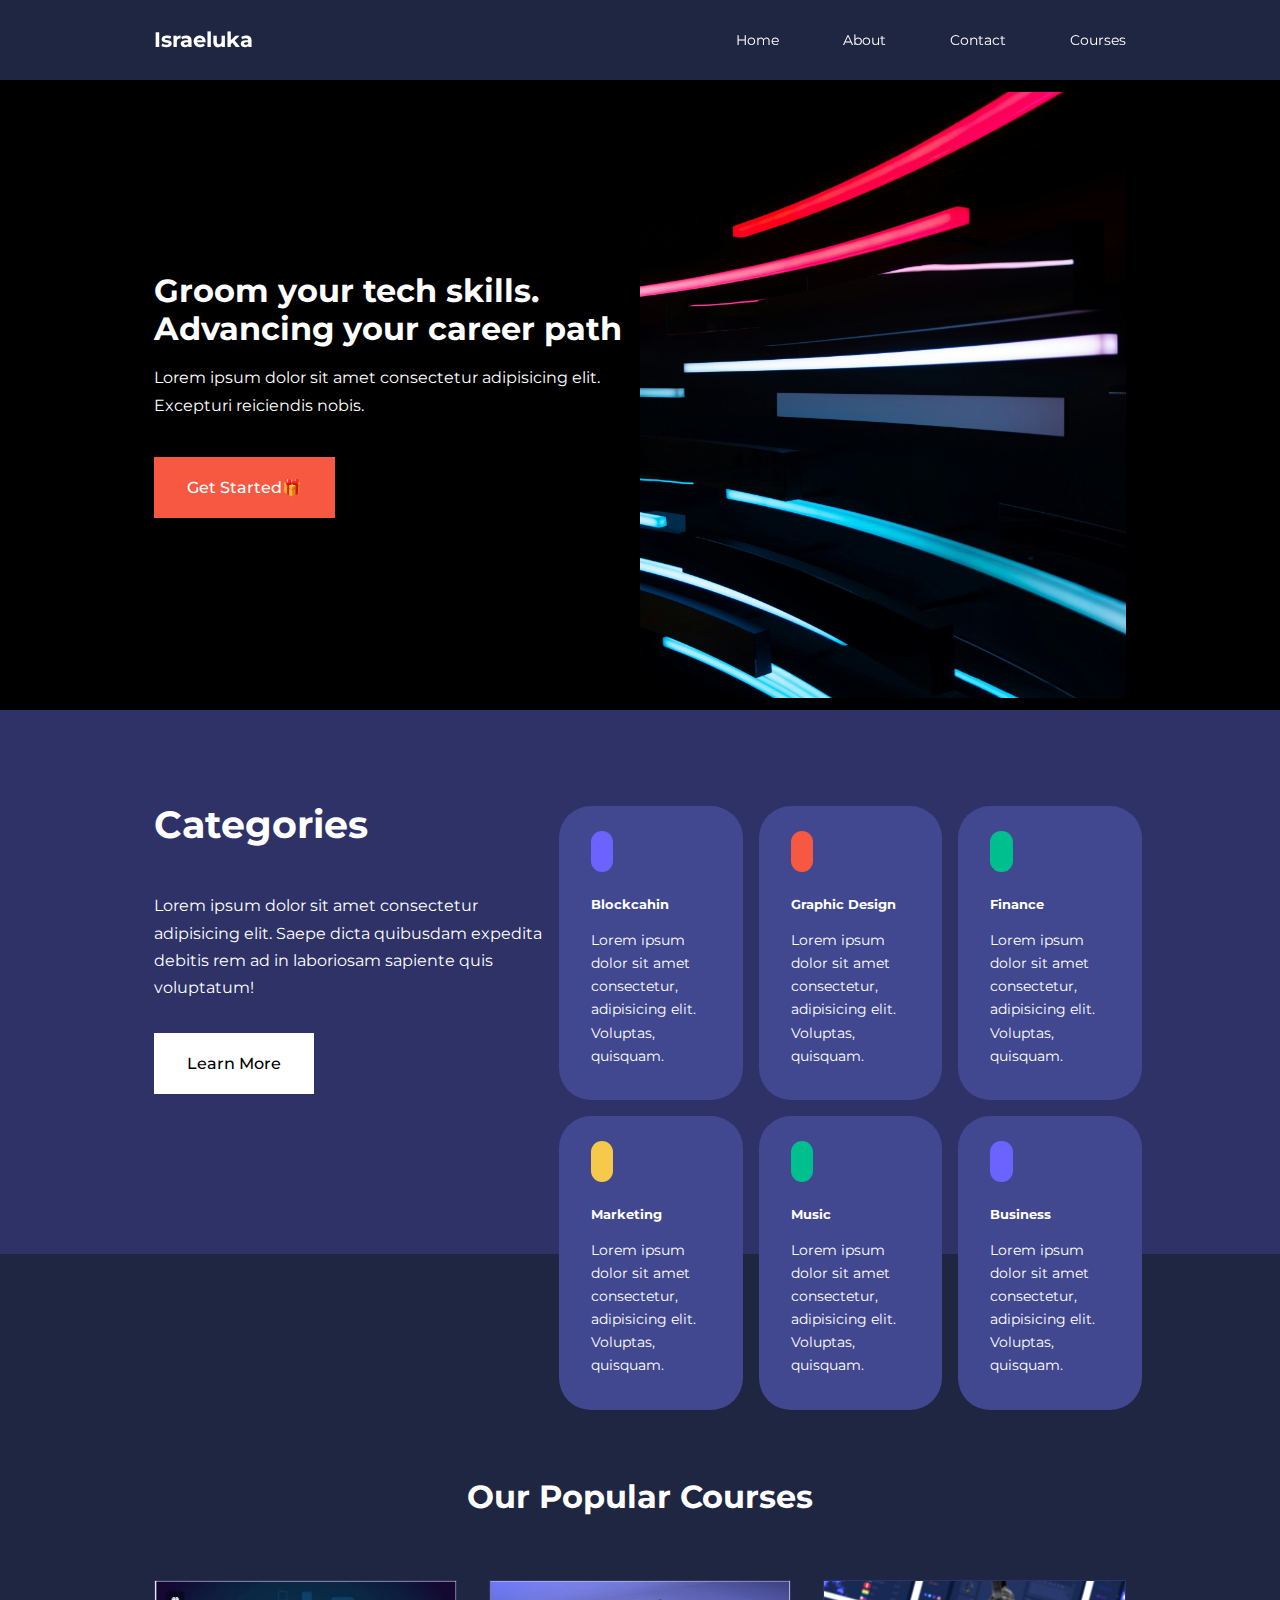
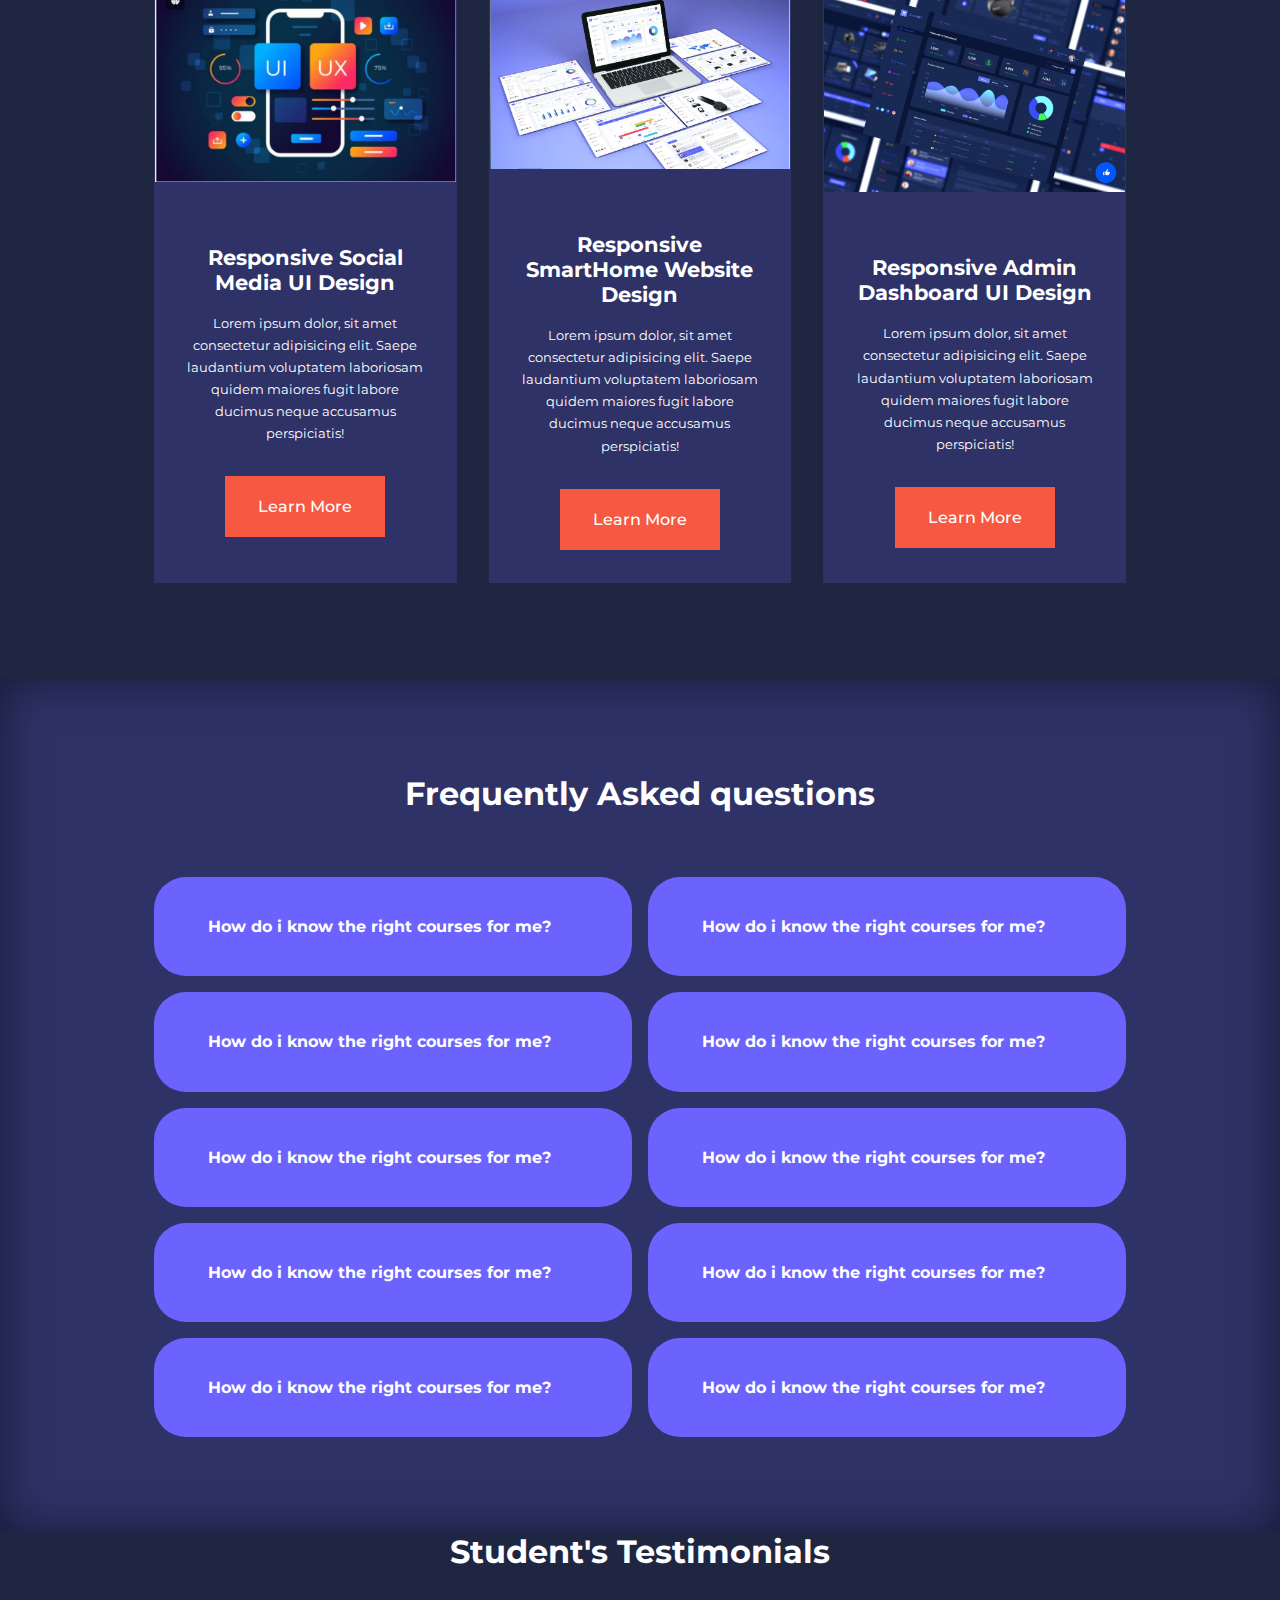
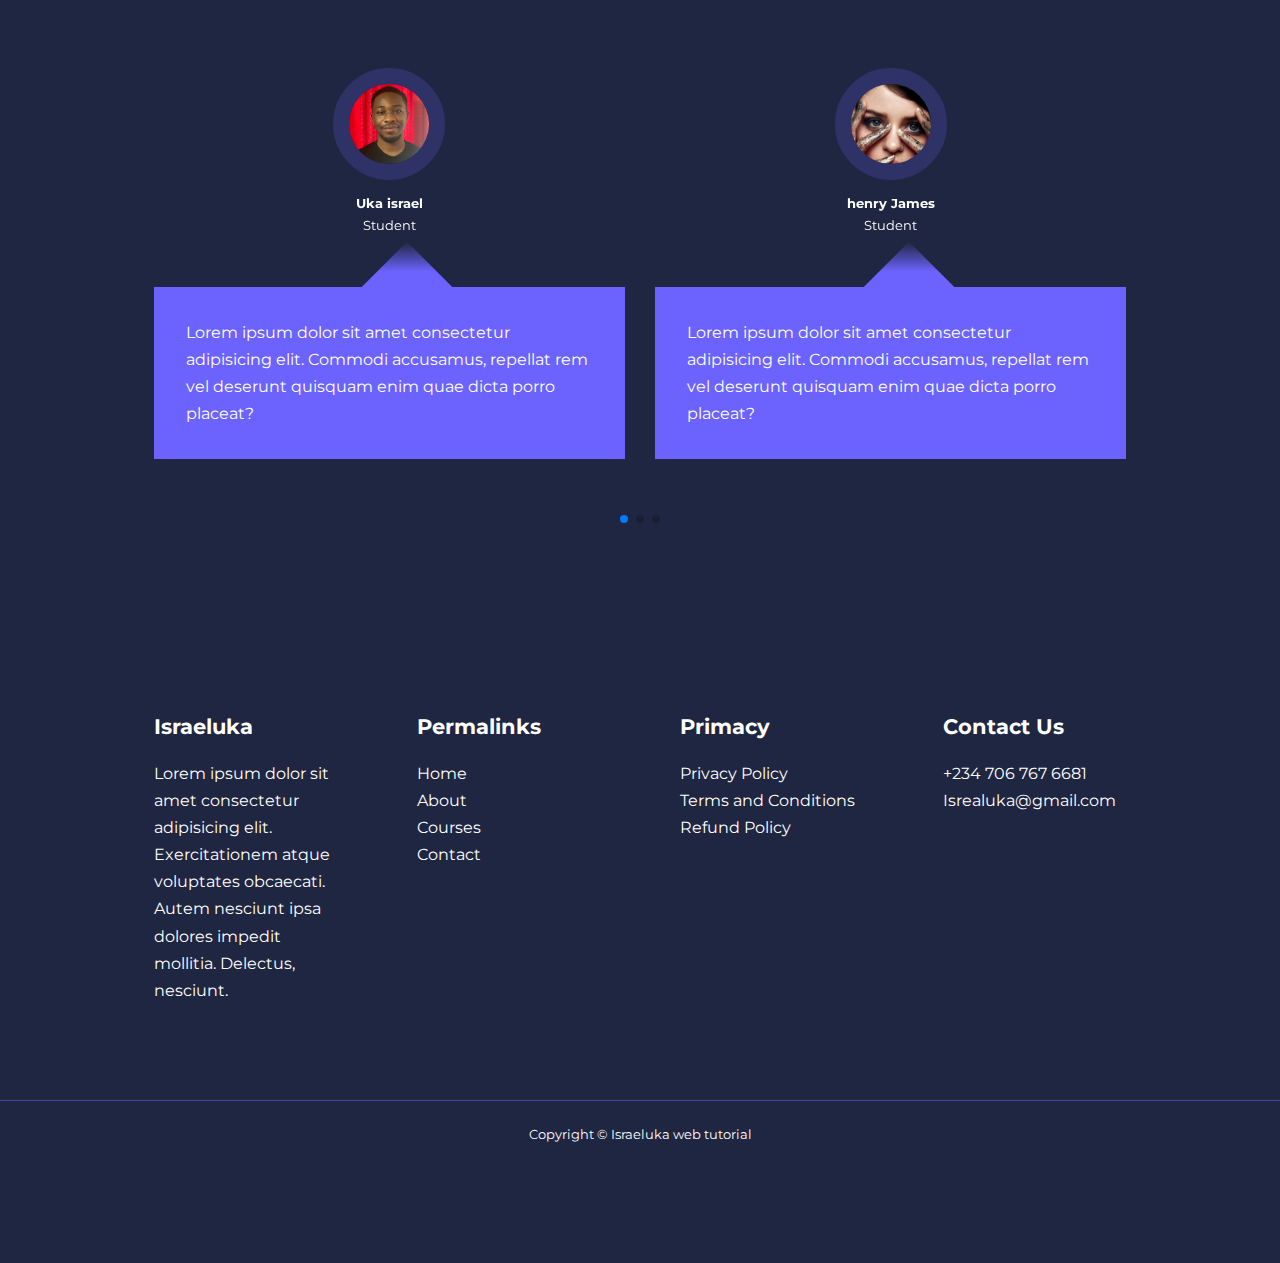
<file: index.html>
<!DOCTYPE html>
<html lang="en">
  <head>
    <meta charset="UTF-8" />
    <meta http-equiv="X-UA-Compatible" content="IE-edge" />
    <meta name="viewport" content="width=device-width, initial-scale=1.0" />
    <title>
      Responsive Multipage Educational Website Using HTML, CSS & Javascript
    </title>

    <link rel="stylesheet" href="./css/style.css" />

    <!-- Iconsout cdn -->
    <link
      rel="stylesheet"
      href="https://unicons.iconscout.com/release/v4.0.8/css/line.css"
    />

    <!-- google fonts for the app -->

    <link rel="preconnect" href="https://fonts.googleapis.com" />
    <link rel="preconnect" href="https://fonts.gstatic.com" crossorigin />
    <link
      href="https://fonts.googleapis.com/css2?family=Montserrat:ital,wght@0,100..900;1,100..900&display=swap"
      rel="stylesheet"
    />

    <!-- Swiper for the app -->

    <link
      rel="stylesheet"
      href="https://cdn.jsdelivr.net/npm/swiper@11/swiper-bundle.min.css"
    />
  </head>

  <body>
    <nav>
      <div class="container nav__container">
        <h4>Israeluka</h4>
        <ul class="nav__menu">
          <li><a href="index.html">Home</a></li>
          <li><a href="about.html">About</a></li>
          <li><a href="contact.html">Contact </a></li>
          <li><a href="course.html">Courses</a></li>
        </ul>
        <button id="open-menu-btn"><i class="uil uil-bars"></i></button>
        <button id="close-menu-btn"><i class="uil uil-multiply"></i></button>
      </div>
    </nav>

    <header>
      <div class="container header__container">
        <div class="header__left">
          <h2>Groom your tech skills. Advancing your career path</h2>
          <p>
            Lorem ipsum dolor sit amet consectetur adipisicing elit. Excepturi
            reiciendis nobis.
          </p>
          <a href="course.html" class="btn btn-primary">Get Started🎁</a>
        </div>

        <div class="header__right">
          <div class="header__right-image">
            <img src="./images/new image.jpg" />
          </div>
        </div>
      </div>
    </header>

    <section class="categories">
      <div class="container categories__container">
        <div class="categories__left">
          <h1>Categories</h1>
          <p>
            Lorem ipsum dolor sit amet consectetur adipisicing elit. Saepe dicta
            quibusdam expedita debitis rem ad in laboriosam sapiente quis
            voluptatum!
          </p>
          <a href="#" class="btn">Learn More</a>
        </div>
        <div class="categories__right">
          <article class="category">
            <span class="category__icon"
              ><i class="uil uil-bitcoin-circle"></i
            ></span>
            <h5>Blockcahin</h5>
            <p>
              Lorem ipsum dolor sit amet consectetur, adipisicing elit.
              Voluptas, quisquam.
            </p>
          </article>

          <article class="category">
            <span class="category__icon"><i class="uil uil-palette"></i></span>
            <h5>Graphic Design</h5>
            <p>
              Lorem ipsum dolor sit amet consectetur, adipisicing elit.
              Voluptas, quisquam.
            </p>
          </article>

          <article class="category">
            <span class="category__icon"
              ><i class="uil uil-usd-circle"></i
            ></span>
            <h5>Finance</h5>
            <p>
              Lorem ipsum dolor sit amet consectetur, adipisicing elit.
              Voluptas, quisquam.
            </p>
          </article>

          <article class="category">
            <span class="category__icon"
              ><i class="uil uil-megaphone"></i
            ></span>
            <h5>Marketing</h5>
            <p>
              Lorem ipsum dolor sit amet consectetur, adipisicing elit.
              Voluptas, quisquam.
            </p>
          </article>

          <article class="category">
            <span class="category__icon"><i class="uil uil-music"></i></span>
            <h5>Music</h5>
            <p>
              Lorem ipsum dolor sit amet consectetur, adipisicing elit.
              Voluptas, quisquam.
            </p>
          </article>

          <article class="category">
            <span class="category__icon"
              ><i class="uil uil-puzzle-piece"></i
            ></span>
            <h5>Business</h5>
            <p>
              Lorem ipsum dolor sit amet consectetur, adipisicing elit.
              Voluptas, quisquam.
            </p>
          </article>
        </div>
      </div>
    </section>

    <section class="courses">
      <h2>Our Popular Courses</h2>
      <div class="container courses__container">
        <article class="course">
          <div class="course__image">
            <img src="./images/ui design.JPG" />
          </div>
          <div class="course__info">
            <h4>Responsive Social Media UI Design</h4>
            <p>
              Lorem ipsum dolor, sit amet consectetur adipisicing elit. Saepe
              laudantium voluptatem laboriosam quidem maiores fugit labore
              ducimus neque accusamus perspiciatis!
            </p>
            <a href="course.html" class="btn btn-primary">Learn More</a>
          </div>
        </article>

        <article class="course">
          <div class="course__image">
            <img src="./images/smarthouse ui.JPG" />
          </div>
          <div class="course__info">
            <h4>Responsive SmartHome Website Design</h4>
            <p>
              Lorem ipsum dolor, sit amet consectetur adipisicing elit. Saepe
              laudantium voluptatem laboriosam quidem maiores fugit labore
              ducimus neque accusamus perspiciatis!
            </p>
            <a href="course.html" class="btn btn-primary">Learn More</a>
          </div>
        </article>

        <article class="course">
          <div class="course__image">
            <img src="./images/admin design.JPG" />
          </div>
          <div class="course__info">
            <h4>Responsive Admin Dashboard UI Design</h4>
            <p>
              Lorem ipsum dolor, sit amet consectetur adipisicing elit. Saepe
              laudantium voluptatem laboriosam quidem maiores fugit labore
              ducimus neque accusamus perspiciatis!
            </p>
            <a href="course.html" class="btn btn-primary">Learn More</a>
          </div>
        </article>
      </div>
    </section>

    <section class="faqs">
      <h2>Frequently Asked questions</h2>
      <div class="container faqs__container">
        <article class="faq">
          <div class="faq__icon">
            <i class="uil uil-plus"></i>
          </div>
          <div class="question__answer">
            <h4>How do i know the right courses for me?</h4>
            <p>
              Lorem, ipsum dolor sit amet consectetur adipisicing elit. Corrupti
              rem, quas beatae vel consequuntur iste itaque assumenda repellat
              fuga excepturi, aut eaque perferendis blanditiis nulla, fugiat
              commodi voluptates quae. Sapiente.
            </p>
          </div>
        </article>

        <article class="faq">
          <div class="faq__icon">
            <i class="uil uil-plus"></i>
          </div>
          <div class="question__answer">
            <h4>How do i know the right courses for me?</h4>
            <p>
              Lorem, ipsum dolor sit amet consectetur adipisicing elit. Corrupti
              rem, quas beatae vel consequuntur iste itaque assumenda repellat
              fuga excepturi, aut eaque perferendis blanditiis nulla, fugiat
              commodi voluptates quae. Sapiente.
            </p>
          </div>
        </article>

        <article class="faq">
          <div class="faq__icon">
            <i class="uil uil-plus"></i>
          </div>
          <div class="question__answer">
            <h4>How do i know the right courses for me?</h4>
            <p>
              Lorem, ipsum dolor sit amet consectetur adipisicing elit. Corrupti
              rem, quas beatae vel consequuntur iste itaque assumenda repellat
              fuga excepturi, aut eaque perferendis blanditiis nulla, fugiat
              commodi voluptates quae. Sapiente.
            </p>
          </div>
        </article>

        <article class="faq">
          <div class="faq__icon">
            <i class="uil uil-plus"></i>
          </div>
          <div class="question__answer">
            <h4>How do i know the right courses for me?</h4>
            <p>
              Lorem, ipsum dolor sit amet consectetur adipisicing elit. Corrupti
              rem, quas beatae vel consequuntur iste itaque assumenda repellat
              fuga excepturi, aut eaque perferendis blanditiis nulla, fugiat
              commodi voluptates quae. Sapiente.
            </p>
          </div>
        </article>

        <article class="faq">
          <div class="faq__icon">
            <i class="uil uil-plus"></i>
          </div>
          <div class="question__answer">
            <h4>How do i know the right courses for me?</h4>
            <p>
              Lorem, ipsum dolor sit amet consectetur adipisicing elit. Corrupti
              rem, quas beatae vel consequuntur iste itaque assumenda repellat
              fuga excepturi, aut eaque perferendis blanditiis nulla, fugiat
              commodi voluptates quae. Sapiente.
            </p>
          </div>
        </article>

        <article class="faq">
          <div class="faq__icon">
            <i class="uil uil-plus"></i>
          </div>
          <div class="question__answer">
            <h4>How do i know the right courses for me?</h4>
            <p>
              Lorem, ipsum dolor sit amet consectetur adipisicing elit. Corrupti
              rem, quas beatae vel consequuntur iste itaque assumenda repellat
              fuga excepturi, aut eaque perferendis blanditiis nulla, fugiat
              commodi voluptates quae. Sapiente.
            </p>
          </div>
        </article>

        <article class="faq">
          <div class="faq__icon">
            <i class="uil uil-plus"></i>
          </div>
          <div class="question__answer">
            <h4>How do i know the right courses for me?</h4>
            <p>
              Lorem, ipsum dolor sit amet consectetur adipisicing elit. Corrupti
              rem, quas beatae vel consequuntur iste itaque assumenda repellat
              fuga excepturi, aut eaque perferendis blanditiis nulla, fugiat
              commodi voluptates quae. Sapiente.
            </p>
          </div>
        </article>

        <article class="faq">
          <div class="faq__icon">
            <i class="uil uil-plus"></i>
          </div>
          <div class="question__answer">
            <h4>How do i know the right courses for me?</h4>
            <p>
              Lorem, ipsum dolor sit amet consectetur adipisicing elit. Corrupti
              rem, quas beatae vel consequuntur iste itaque assumenda repellat
              fuga excepturi, aut eaque perferendis blanditiis nulla, fugiat
              commodi voluptates quae. Sapiente.
            </p>
          </div>
        </article>

        <article class="faq">
          <div class="faq__icon">
            <i class="uil uil-plus"></i>
          </div>
          <div class="question__answer">
            <h4>How do i know the right courses for me?</h4>
            <p>
              Lorem, ipsum dolor sit amet consectetur adipisicing elit. Corrupti
              rem, quas beatae vel consequuntur iste itaque assumenda repellat
              fuga excepturi, aut eaque perferendis blanditiis nulla, fugiat
              commodi voluptates quae. Sapiente.
            </p>
          </div>
        </article>

        <article class="faq">
          <div class="faq__icon">
            <i class="uil uil-plus"></i>
          </div>
          <div class="question__answer">
            <h4>How do i know the right courses for me?</h4>
            <p>
              Lorem, ipsum dolor sit amet consectetur adipisicing elit. Corrupti
              rem, quas beatae vel consequuntur iste itaque assumenda repellat
              fuga excepturi, aut eaque perferendis blanditiis nulla, fugiat
              commodi voluptates quae. Sapiente.
            </p>
          </div>
        </article>
      </div>
    </section>

    <section class="container testimonials__container swiper mySwiper">
      <h2>Student's Testimonials</h2>
      <div class="swiper-wrapper">
        <article class="testimonial swiper-slide">
          <div class="avatar">
            <img src="./images/uka israel photo.jpeg" />
          </div>

          <div class="testimonial__info">
            <h5>Uka israel</h5>
            <small>Student</small>
          </div>
          <div class="testimonial__body">
            <p>
              Lorem ipsum dolor sit amet consectetur adipisicing elit. Commodi
              accusamus, repellat rem vel deserunt quisquam enim quae dicta
              porro placeat?
            </p>
          </div>
        </article>

        <article class="testimonial swiper-slide">
          <div class="avatar">
            <img src="./images/IMG_0180.JPEG" />
          </div>

          <div class="testimonial__info">
            <h5>henry James</h5>
            <small>Student</small>
          </div>
          <div class="testimonial__body">
            <p>
              Lorem ipsum dolor sit amet consectetur adipisicing elit. Commodi
              accusamus, repellat rem vel deserunt quisquam enim quae dicta
              porro placeat?
            </p>
          </div>
        </article>

        <article class="testimonial swiper-slide">
          <div class="avatar">
            <img src="./images/IMG_5149.JPEG" />
          </div>
          <div class="testimonial__info">
            <h5>moyo Emmmanuel</h5>
            <small>Student</small>
          </div>
          <div class="testimonial__body">
            <p>
              Lorem ipsum dolor sit amet consectetur adipisicing elit. Commodi
              accusamus, repellat rem vel deserunt quisquam enim quae dicta
              porro placeat?
            </p>
          </div>
        </article>

        <article class="testimonial swiper-slide">
          <div class="avatar">
            <img src="./images/0021E2E5-BC39-4870-8F89-DBFC22C762BC.JPEG" />
          </div>
          <div class="testimonial__info">
            <h5>James Obot</h5>
            <small>Student</small>
          </div>
          <div class="testimonial__body">
            <p>
              Lorem ipsum dolor sit amet consectetur adipisicing elit. Commodi
              accusamus, repellat rem vel deserunt quisquam enim quae dicta
              porro placeat?
            </p>
          </div>
        </article>
      </div>
      <div class="swiper-pagination"></div>
    </section>

    <section class="footer">
      <div class="container footer__container">
        <div class="footer__1">
          <a href="index.html" class="footer__logo"><h4>Israeluka</h4></a>
          <p>
            Lorem ipsum dolor sit amet consectetur adipisicing elit.
            Exercitationem atque voluptates obcaecati. Autem nesciunt ipsa
            dolores impedit mollitia. Delectus, nesciunt.
          </p>
        </div>

        <div class="footer__2">
          <h4>Permalinks</h4>
          <ul class="permalinks">
            <li><a href="index.html">Home</a></li>
            <li><a href="about.html">About</a></li>
            <li><a href="course.html">Courses</a></li>
            <li><a href="contact.html">Contact</a></li>
          </ul>
        </div>

        <div class="footer__3">
          <h4>Primacy</h4>
          <ul class="privacy">
            <li><a href="#">Privacy Policy</a></li>
            <li><a href="#">Terms and Conditions</a></li>
            <li><a href="#">Refund Policy</a></li>
          </ul>
        </div>

        <div class="footer__4">
          <h4>Contact Us</h4>
          <div>
            <p>+234 706 767 6681</p>
            <p>Isrealuka@gmail.com</p>
          </div>

          <ul class="footer__socials">
            <li>
              <a href="#"><i class="uil uil-facebook-f"></i></a>
            </li>
            <li>
              <a href="#"><i class="uil uil-instagram-alt"></i></a>
            </li>
            <li>
              <a href="#"><i class="uil uil-twitter"></i></a>
            </li>
            <li>
              <a href="#"><i class="uil uil-linkedin-alt"></i></a>
            </li>
          </ul>
        </div>
      </div>
      <div class="footer__copyright">
        <small>Copyright &copy; Israeluka web tutorial</small>
      </div>
    </section>

    <script src="main.js"></script>
    <script src="https://cdn.jsdelivr.net/npm/swiper@11/swiper-bundle.min.js"></script>
    <script src="swiper.js"></script>
    <!-- <script>
      var swiper = new Swiper(".mySwiper", {
        slidesPerView: 3,
        spaceBetween: 30,
        pagination: {
          el: ".swiper-pagination",
          clickable: true,
        },
      });
    </script> -->
  </body>
</html>
</file>
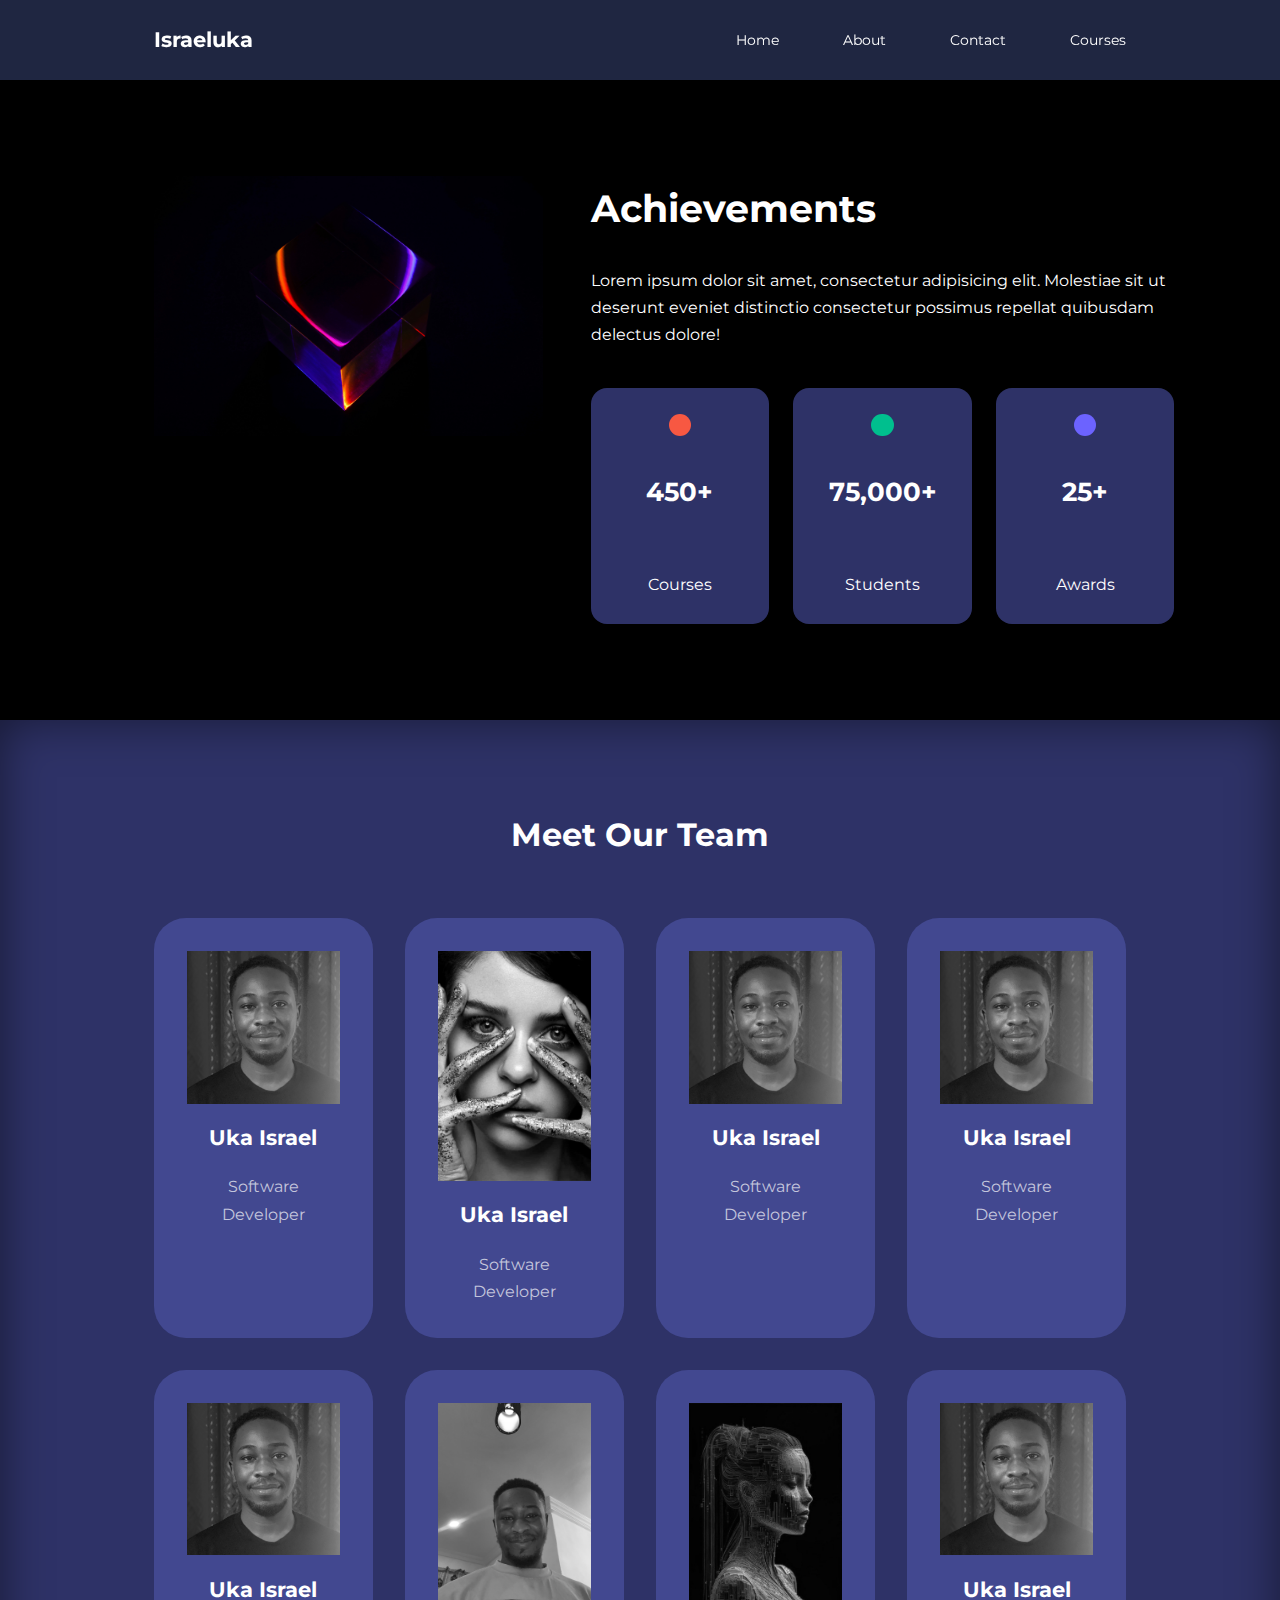
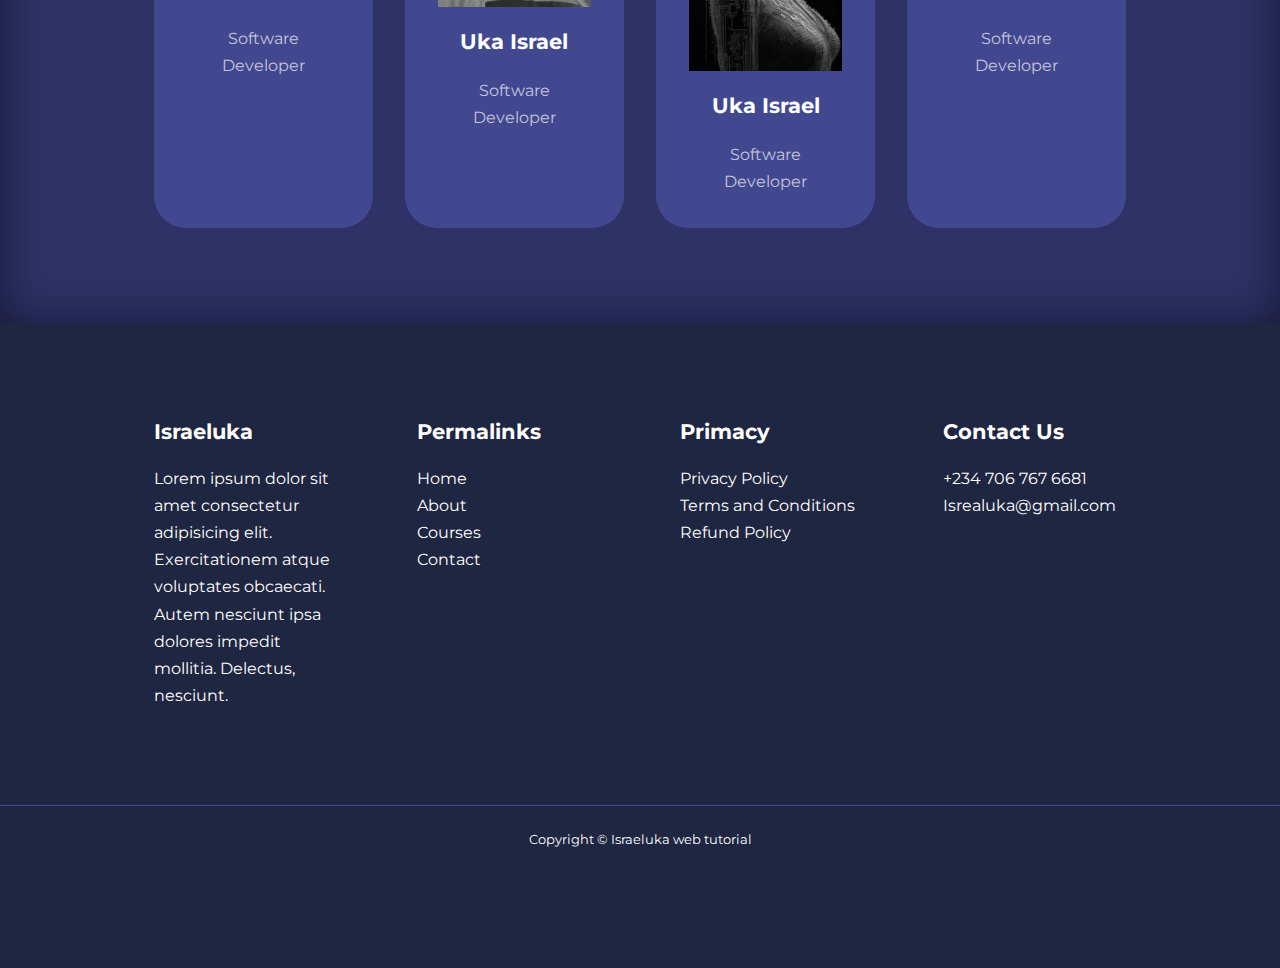
<file: about.html>
<!DOCTYPE html>
<html lang="en">
  <head>
    <meta charset="UTF-8" />
    <meta http-equiv="X-UA-Compatible" content="IE-edge" />
    <meta name="viewport" content="width=device-width, initial-scale=1.0" />
    <title>
      Responsive Multipage Educational Website Using HTML, CSS & Javascript
    </title>

    <link rel="stylesheet" href="./css/style.css" />
    <link rel="stylesheet" href="./css/about.css" />
    <!-- Iconsout cdn -->
    <link
      rel="stylesheet"
      href="https://unicons.iconscout.com/release/v4.0.8/css/line.css"
    />

    <!-- google fonts for the app -->

    <link rel="preconnect" href="https://fonts.googleapis.com" />
    <link rel="preconnect" href="https://fonts.gstatic.com" crossorigin />
    <link
      href="https://fonts.googleapis.com/css2?family=Montserrat:ital,wght@0,100..900;1,100..900&display=swap"
      rel="stylesheet"
    />

    <!-- Swiper for the app -->

    <link
      rel="stylesheet"
      href="https://cdn.jsdelivr.net/npm/swiper@11/swiper-bundle.min.css"
    />
  </head>

  <body>
    <nav>
      <div class="container nav__container">
        <h4>Israeluka</h4>
        <ul class="nav__menu">
          <li><a href="index.html">Home</a></li>
          <li><a href="about.html">About</a></li>
          <li><a href="contact.html">Contact </a></li>
          <li><a href="course.html">Courses</a></li>
        </ul>
        <button id="open-menu-btn"><i class="uil uil-bars"></i></button>
        <button id="close-menu-btn"><i class="uil uil-multiply"></i></button>
      </div>
    </nav>

    <section class="about__achievement">
      <div class="container about__achievements-container">
        <div class="about__achievement-left">
          <img src="./images/flyd-B6eNd1W1Cic-unsplash.jpg" a />
        </div>
        <div class="about__achievements-right">
          <h1>Achievements</h1>
          <p>
            Lorem ipsum dolor sit amet, consectetur adipisicing elit. Molestiae
            sit ut deserunt eveniet distinctio consectetur possimus repellat
            quibusdam delectus dolore!
          </p>
          <div class="achievements__cards">
            <article class="achievement__card">
              <span class="achievement__icon">
                <i class="uil uil-video"></i>
              </span>
              <h3>450+</h3>
              <p>Courses</p>
            </article>

            <article class="achievement__card">
              <span class="achievement__icon">
                <i class="uil uil-users-alt"></i>
              </span>
              <h3>75,000+</h3>
              <p>Students</p>
            </article>

            <article class="achievement__card">
              <span class="achievement__icon">
                <i class="uil uil-trophy"></i>
              </span>
              <h3>25+</h3>
              <p>Awards</p>
            </article>
          </div>
        </div>
      </div>
    </section>

    <!-- END OF ACHIEVEMENT SECTION -->

    <section class="team">
      <h2>Meet Our Team</h2>

      <div class="container team__container">
        <article class="team__member">
          <div class="team__member-image">
            <img src="./images/uka israel photo.jpeg" />
          </div>
          <div class="team__member-info">
            <h4>Uka Israel</h4>
            <p>Software Developer</p>
          </div>
          <div class="team__member-socials">
            <a href="https://instagram.com" target="blank"
              ><i class="uil uil-instagram"></i
            ></a>

            <a href="https://twitter.com" target="blank"
              ><i class="uil uil-twitter-alt"></i
            ></a>

            <a href="https://linkedin.com" target="blank"
              ><i class="uil uil-linkedin-alt"></i
            ></a>
          </div>
        </article>

        <article class="team__member">
          <div class="team__member-image">
            <img src="./images/IMG_0180.JPEG" />
          </div>
          <div class="team__member-info">
            <h4>Uka Israel</h4>
            <p>Software Developer</p>
          </div>
          <div class="team__member-socials">
            <a href="https://instagram.com" target="blank"
              ><i class="uil uil-instagram"></i
            ></a>

            <a href="https://twitter.com" target="blank"
              ><i class="uil uil-twitter-alt"></i
            ></a>

            <a href="https://linkedin.com" target="blank"
              ><i class="uil uil-linkedin-alt"></i
            ></a>
          </div>
        </article>

        <article class="team__member">
          <div class="team__member-image">
            <img src="./images/uka israel photo.jpeg" />
          </div>
          <div class="team__member-info">
            <h4>Uka Israel</h4>
            <p>Software Developer</p>
          </div>
          <div class="team__member-socials">
            <a href="https://instagram.com" target="blank"
              ><i class="uil uil-instagram"></i
            ></a>

            <a href="https://twitter.com" target="blank"
              ><i class="uil uil-twitter-alt"></i
            ></a>

            <a href="https://linkedin.com" target="blank"
              ><i class="uil uil-linkedin-alt"></i
            ></a>
          </div>
        </article>

        <article class="team__member">
          <div class="team__member-image">
            <img src="./images/uka israel photo.jpeg" />
          </div>
          <div class="team__member-info">
            <h4>Uka Israel</h4>
            <p>Software Developer</p>
          </div>
          <div class="team__member-socials">
            <a href="https://instagram.com" target="blank"
              ><i class="uil uil-instagram"></i
            ></a>

            <a href="https://twitter.com" target="blank"
              ><i class="uil uil-twitter-alt"></i
            ></a>

            <a href="https://linkedin.com" target="blank"
              ><i class="uil uil-linkedin-alt"></i
            ></a>
          </div>
        </article>

        <article class="team__member">
          <div class="team__member-image">
            <img src="./images/uka israel photo.jpeg" />
          </div>
          <div class="team__member-info">
            <h4>Uka Israel</h4>
            <p>Software Developer</p>
          </div>
          <div class="team__member-socials">
            <a href="https://instagram.com" target="blank"
              ><i class="uil uil-instagram"></i
            ></a>

            <a href="https://twitter.com" target="blank"
              ><i class="uil uil-twitter-alt"></i
            ></a>

            <a href="https://linkedin.com" target="blank"
              ><i class="uil uil-linkedin-alt"></i
            ></a>
          </div>
        </article>

        <article class="team__member">
          <div class="team__member-image">
            <img src="./images/IMG_5149.JPEG" />
          </div>
          <div class="team__member-info">
            <h4>Uka Israel</h4>
            <p>Software Developer</p>
          </div>
          <div class="team__member-socials">
            <a href="https://instagram.com" target="blank"
              ><i class="uil uil-instagram"></i
            ></a>

            <a href="https://twitter.com" target="blank"
              ><i class="uil uil-twitter-alt"></i
            ></a>

            <a href="https://linkedin.com" target="blank"
              ><i class="uil uil-linkedin-alt"></i
            ></a>
          </div>
        </article>

        <article class="team__member">
          <div class="team__member-image">
            <img src="./images/IMG_2013.JPG" />
          </div>
          <div class="team__member-info">
            <h4>Uka Israel</h4>
            <p>Software Developer</p>
          </div>
          <div class="team__member-socials">
            <a href="https://instagram.com" target="blank"
              ><i class="uil uil-instagram"></i
            ></a>

            <a href="https://twitter.com" target="blank"
              ><i class="uil uil-twitter-alt"></i
            ></a>

            <a href="https://linkedin.com" target="blank"
              ><i class="uil uil-linkedin-alt"></i
            ></a>
          </div>
        </article>

        <article class="team__member">
          <div class="team__member-image">
            <img src="./images/uka israel photo.jpeg" />
          </div>
          <div class="team__member-info">
            <h4>Uka Israel</h4>
            <p>Software Developer</p>
          </div>
          <div class="team__member-socials">
            <a href="https://instagram.com" target="blank"
              ><i class="uil uil-instagram"></i
            ></a>

            <a href="https://twitter.com" target="blank"
              ><i class="uil uil-twitter-alt"></i
            ></a>

            <a href="https://linkedin.com" target="blank"
              ><i class="uil uil-linkedin-alt"></i
            ></a>
          </div>
        </article>
      </div>
    </section>

    <!-- END OF TEAM SECTION -->

    <section class="footer">
      <div class="container footer__container">
        <div class="footer__1">
          <a href="index.html" class="footer__logo"><h4>Israeluka</h4></a>
          <p>
            Lorem ipsum dolor sit amet consectetur adipisicing elit.
            Exercitationem atque voluptates obcaecati. Autem nesciunt ipsa
            dolores impedit mollitia. Delectus, nesciunt.
          </p>
        </div>

        <div class="footer__2">
          <h4>Permalinks</h4>
          <ul class="permalinks">
            <li><a href="index.html">Home</a></li>
            <li><a href="about.html">About</a></li>
            <li><a href="course.html">Courses</a></li>
            <li><a href="contact.html">Contact</a></li>
          </ul>
        </div>

        <div class="footer__3">
          <h4>Primacy</h4>
          <ul class="privacy">
            <li><a href="#">Privacy Policy</a></li>
            <li><a href="#">Terms and Conditions</a></li>
            <li><a href="#">Refund Policy</a></li>
          </ul>
        </div>

        <div class="footer__4">
          <h4>Contact Us</h4>
          <div>
            <p>+234 706 767 6681</p>
            <p>Isrealuka@gmail.com</p>
          </div>

          <ul class="footer__socials">
            <li>
              <a href="#"><i class="uil uil-facebook-f"></i></a>
            </li>
            <li>
              <a href="#"><i class="uil uil-instagram-alt"></i></a>
            </li>
            <li>
              <a href="#"><i class="uil uil-twitter"></i></a>
            </li>
            <li>
              <a href="#"><i class="uil uil-linkedin-alt"></i></a>
            </li>
          </ul>
        </div>
      </div>
      <div class="footer__copyright">
        <small>Copyright &copy; Israeluka web tutorial</small>
      </div>
    </section>

    <script src="main.js"></script>
  </body>
</html>
</file>
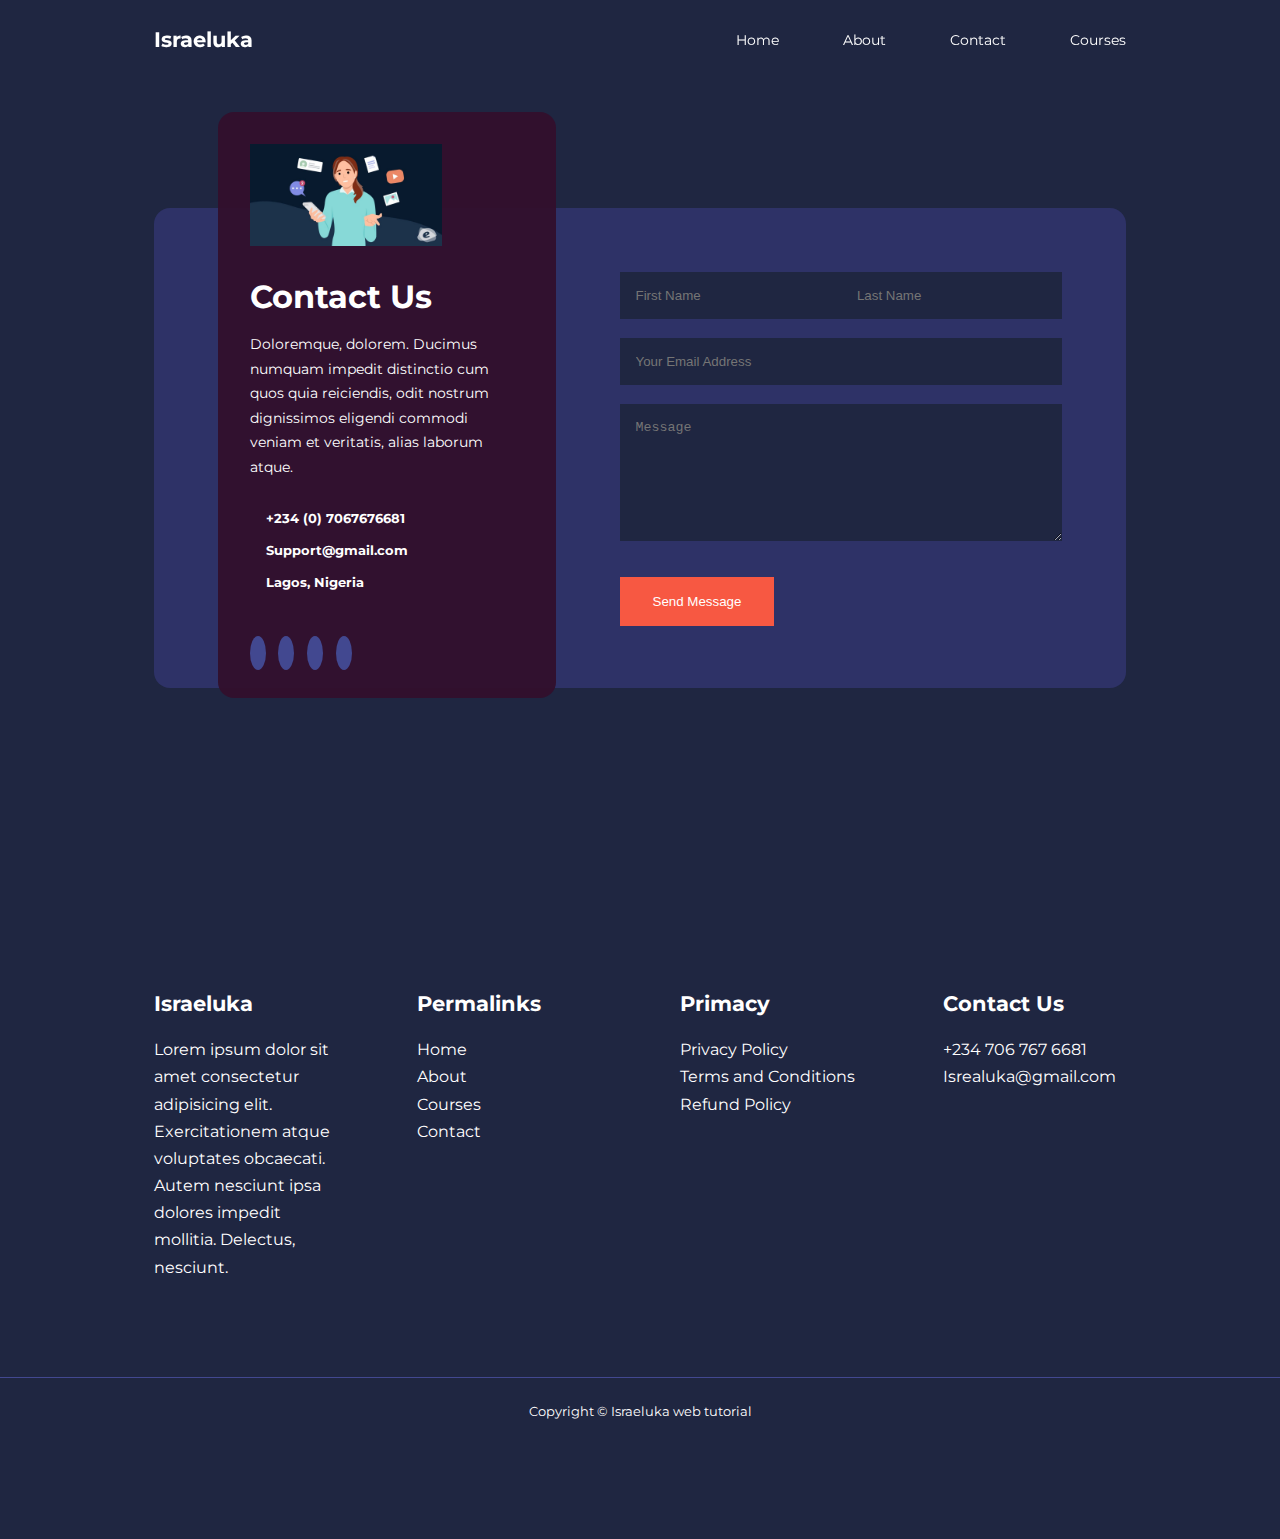
<file: contact.html>
<!DOCTYPE html>
<html lang="en">
  <head>
    <meta charset="UTF-8" />
    <meta http-equiv="X-UA-Compatible" content="IE-edge" />
    <meta name="viewport" content="width=device-width, initial-scale=1.0" />
    <title>
      Responsive Multipage Educational Website Using HTML, CSS & Javascript
    </title>

    <link rel="stylesheet" href="./css/style.css" />
    <link rel="stylesheet" href="./css/contact.css" />
    <!-- Iconsout cdn -->
    <link
      rel="stylesheet"
      href="https://unicons.iconscout.com/release/v4.0.8/css/line.css"
    />

    <!-- google fonts for the app -->

    <link rel="preconnect" href="https://fonts.googleapis.com" />
    <link rel="preconnect" href="https://fonts.gstatic.com" crossorigin />
    <link
      href="https://fonts.googleapis.com/css2?family=Montserrat:ital,wght@0,100..900;1,100..900&display=swap"
      rel="stylesheet"
    />

    <!-- Swiper for the app -->

    <link
      rel="stylesheet"
      href="https://cdn.jsdelivr.net/npm/swiper@11/swiper-bundle.min.css"
    />
  </head>

  <body>
    <nav>
      <div class="container nav__container">
        <h4>Israeluka</h4>
        <ul class="nav__menu">
          <li><a href="index.html">Home</a></li>
          <li><a href="about.html">About</a></li>
          <li><a href="contact.html">Contact </a></li>
          <li><a href="course.html">Courses</a></li>
        </ul>
        <button id="open-menu-btn"><i class="uil uil-bars"></i></button>
        <button id="close-menu-btn"><i class="uil uil-multiply"></i></button>
      </div>
    </nav>
    <!-- CONTACT SECTION -->
    <section class="contact">
      <div class="container contact__container">
        <aside class="contact__aside">
          <div class="aside__image">
            <img src="./images/Contact-2.JPG" />
          </div>
          <h2>Contact Us</h2>
          <p>
            Doloremque, dolorem. Ducimus numquam impedit distinctio cum quos
            quia reiciendis, odit nostrum dignissimos eligendi commodi veniam et
            veritatis, alias laborum atque.
          </p>
          <ul class="contact__details">
            <li>
              <i class="uil uil-phone-times"></i>
              <h5>+234 (0) 7067676681</h5>
            </li>
            <li>
              <i class="uil uil-envelop"></i>
              <h5>Support@gmail.com</h5>
            </li>
            <li>
              <i class="uil uil-location-point"></i>
              <h5>Lagos, Nigeria</h5>
            </li>
          </ul>

          <ul class="contact__socials">
            <li>
              <a href="https://facebook.com" target="blank"
                ><i class="uil uil-facebook-f"></i
              ></a>
            </li>
            <li>
              <a href="https://instagram.com" target="blank"
                ><i class="uil uil-instagram"></i
              ></a>
            </li>
            <li>
              <a href="https://twitter.com" target="blank"
                ><i class="uil uil-twitter"></i
              ></a>
            </li>

            <li>
              <a href="https://linkedin.com" target="blank"
                ><i class="uil uil-linkedin-alt"></i
              ></a>
            </li>
          </ul>
        </aside>

        <form action="https://formspree.io/f/xlddojvk" method="post">
          <div class="form__name">
            <input
              type="text"
              name="First Name"
              placeholder="First Name"
              required
            />
            <input
              type="text"
              name="Last Name"
              placeholder="Last Name"
              required
            />
          </div>
          <input
            type="email"
            name="Email Address"
            placeholder="Your Email Address"
            required
          />
          <textarea
            name="Message"
            rows="7"
            placeholder="Message"
            required
          ></textarea>
          <button type="submit" class="btn btn-primary">Send Message</button>
        </form>
      </div>
    </section>

    <!-- FOOTER SECTION -->

    <section class="footer">
      <div class="container footer__container">
        <div class="footer__1">
          <a href="index.html" class="footer__logo"><h4>Israeluka</h4></a>
          <p>
            Lorem ipsum dolor sit amet consectetur adipisicing elit.
            Exercitationem atque voluptates obcaecati. Autem nesciunt ipsa
            dolores impedit mollitia. Delectus, nesciunt.
          </p>
        </div>

        <div class="footer__2">
          <h4>Permalinks</h4>
          <ul class="permalinks">
            <li><a href="index.html">Home</a></li>
            <li><a href="about.html">About</a></li>
            <li><a href="course.html">Courses</a></li>
            <li><a href="contact.html">Contact</a></li>
          </ul>
        </div>

        <div class="footer__3">
          <h4>Primacy</h4>
          <ul class="privacy">
            <li><a href="#">Privacy Policy</a></li>
            <li><a href="#">Terms and Conditions</a></li>
            <li><a href="#">Refund Policy</a></li>
          </ul>
        </div>

        <div class="footer__4">
          <h4>Contact Us</h4>
          <div>
            <p>+234 706 767 6681</p>
            <p>Isrealuka@gmail.com</p>
          </div>

          <ul class="footer__socials">
            <li>
              <a href="#"><i class="uil uil-facebook-f"></i></a>
            </li>
            <li>
              <a href="#"><i class="uil uil-instagram-alt"></i></a>
            </li>
            <li>
              <a href="#"><i class="uil uil-twitter"></i></a>
            </li>
            <li>
              <a href="#"><i class="uil uil-linkedin-alt"></i></a>
            </li>
          </ul>
        </div>
      </div>
      <div class="footer__copyright">
        <small>Copyright &copy; Israeluka web tutorial</small>
      </div>
    </section>

    <script src="main.js"></script>
  </body>
</html>
</file>
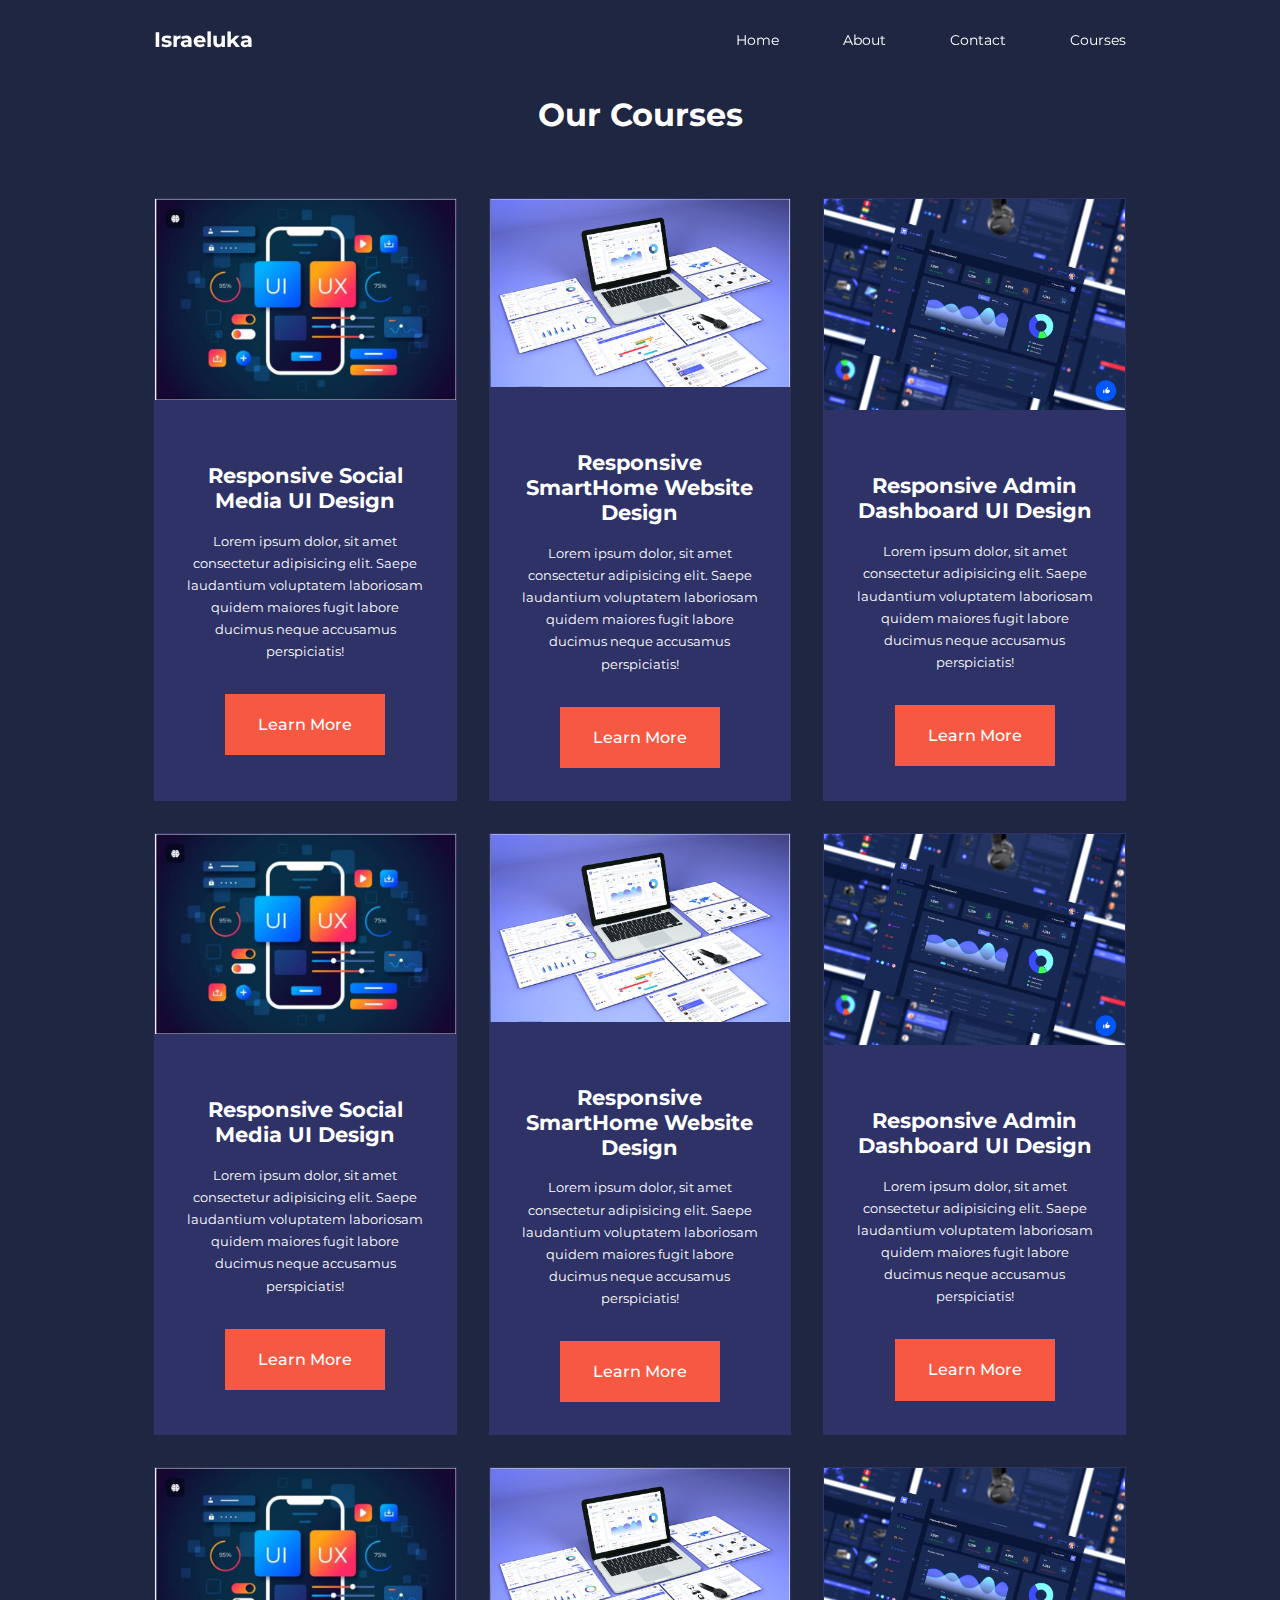
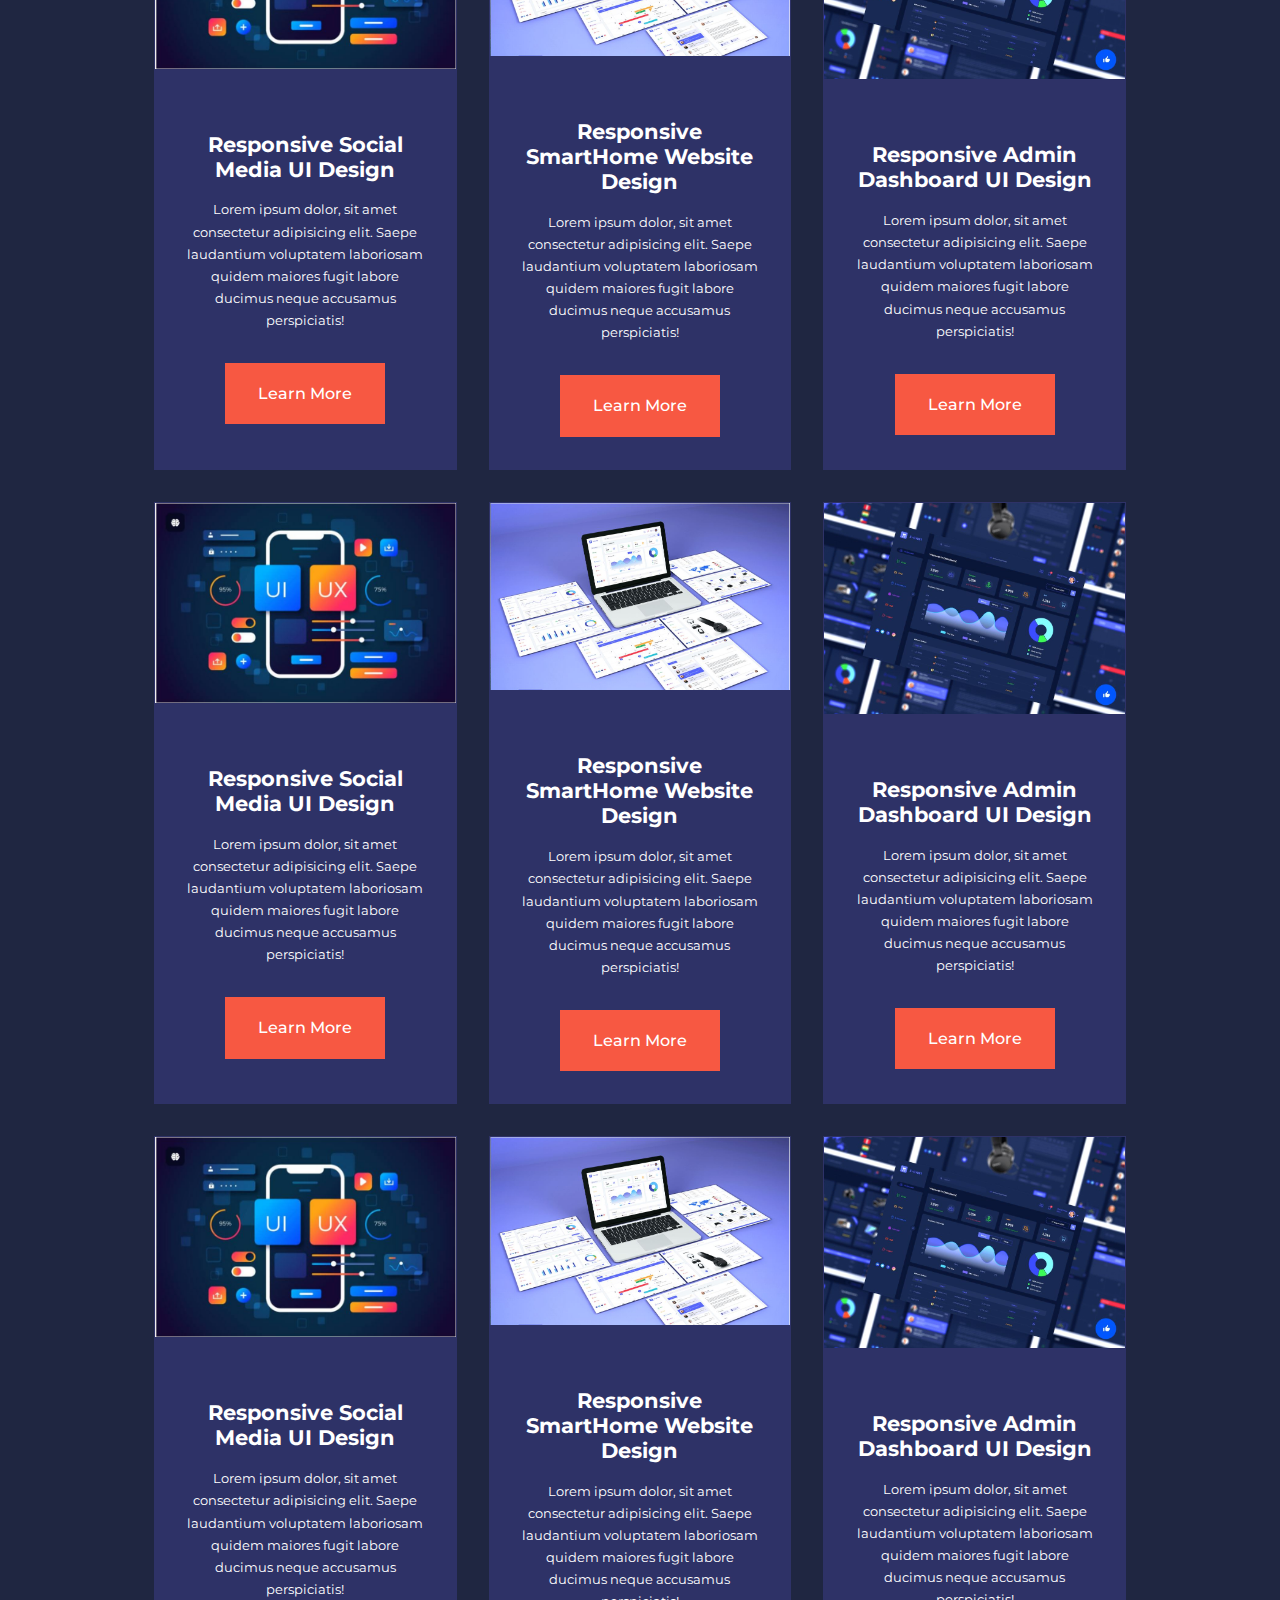
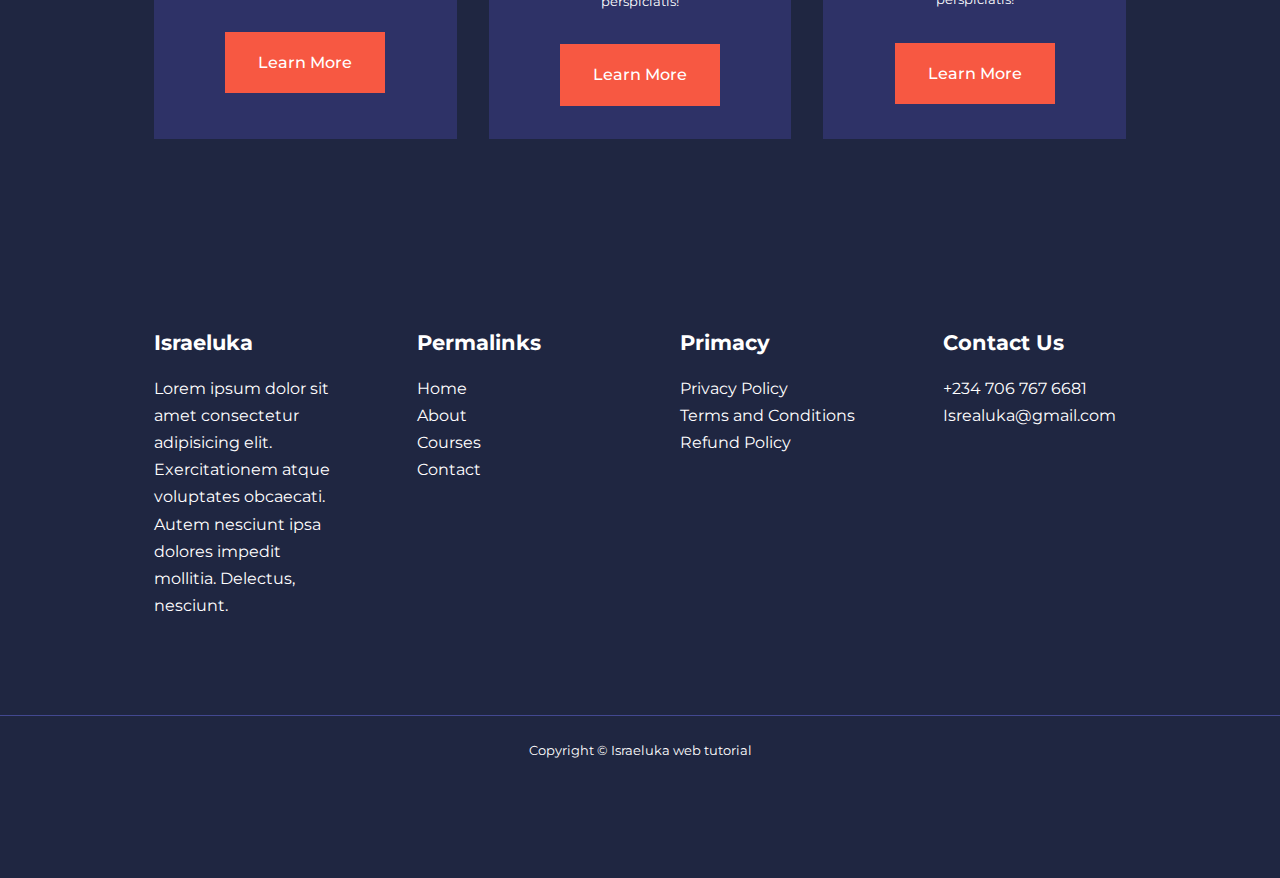
<file: course.html>
<!DOCTYPE html>
<html lang="en">
  <head>
    <meta charset="UTF-8" />
    <meta http-equiv="X-UA-Compatible" content="IE-edge" />
    <meta name="viewport" content="width=device-width, initial-scale=1.0" />
    <title>
      Responsive Multipage Educational Website Using HTML, CSS & Javascript
    </title>

    <link rel="stylesheet" href="./css/style.css" />
    <link rel="stylesheet" href="./css/about.css" />
    <!-- Iconsout cdn -->
    <link
      rel="stylesheet"
      href="https://unicons.iconscout.com/release/v4.0.8/css/line.css"
    />

    <!-- google fonts for the app -->

    <link rel="preconnect" href="https://fonts.googleapis.com" />
    <link rel="preconnect" href="https://fonts.gstatic.com" crossorigin />
    <link
      href="https://fonts.googleapis.com/css2?family=Montserrat:ital,wght@0,100..900;1,100..900&display=swap"
      rel="stylesheet"
    />

    <!-- Swiper for the app -->

    <link
      rel="stylesheet"
      href="https://cdn.jsdelivr.net/npm/swiper@11/swiper-bundle.min.css"
    />

    <style>
      .courses {
        margin-top: 0rem;
      }
    </style>
  </head>

  <body>
    <nav>
      <div class="container nav__container">
        <h4>Israeluka</h4>
        <ul class="nav__menu">
          <li><a href="index.html">Home</a></li>
          <li><a href="about.html">About</a></li>
          <li><a href="contact.html">Contact </a></li>
          <li><a href="course.html">Courses</a></li>
        </ul>
        <button id="open-menu-btn"><i class="uil uil-bars"></i></button>
        <button id="close-menu-btn"><i class="uil uil-multiply"></i></button>
      </div>
    </nav>

    <section class="courses">
      <h2>Our Courses</h2>
      <div class="container courses__container">
        <article class="course">
          <div class="course__image">
            <img src="./images/ui design.JPG" />
          </div>
          <div class="course__info">
            <h4>Responsive Social Media UI Design</h4>
            <p>
              Lorem ipsum dolor, sit amet consectetur adipisicing elit. Saepe
              laudantium voluptatem laboriosam quidem maiores fugit labore
              ducimus neque accusamus perspiciatis!
            </p>
            <a href="course.html" class="btn btn-primary">Learn More</a>
          </div>
        </article>

        <article class="course">
          <div class="course__image">
            <img src="./images/smarthouse ui.JPG" />
          </div>
          <div class="course__info">
            <h4>Responsive SmartHome Website Design</h4>
            <p>
              Lorem ipsum dolor, sit amet consectetur adipisicing elit. Saepe
              laudantium voluptatem laboriosam quidem maiores fugit labore
              ducimus neque accusamus perspiciatis!
            </p>
            <a href="course.html" class="btn btn-primary">Learn More</a>
          </div>
        </article>

        <article class="course">
          <div class="course__image">
            <img src="./images/admin design.JPG" />
          </div>
          <div class="course__info">
            <h4>Responsive Admin Dashboard UI Design</h4>
            <p>
              Lorem ipsum dolor, sit amet consectetur adipisicing elit. Saepe
              laudantium voluptatem laboriosam quidem maiores fugit labore
              ducimus neque accusamus perspiciatis!
            </p>
            <a href="course.html" class="btn btn-primary">Learn More</a>
          </div>
        </article>

        <article class="course">
          <div class="course__image">
            <img src="./images/ui design.JPG" />
          </div>
          <div class="course__info">
            <h4>Responsive Social Media UI Design</h4>
            <p>
              Lorem ipsum dolor, sit amet consectetur adipisicing elit. Saepe
              laudantium voluptatem laboriosam quidem maiores fugit labore
              ducimus neque accusamus perspiciatis!
            </p>
            <a href="course.html" class="btn btn-primary">Learn More</a>
          </div>
        </article>

        <article class="course">
          <div class="course__image">
            <img src="./images/smarthouse ui.JPG" />
          </div>
          <div class="course__info">
            <h4>Responsive SmartHome Website Design</h4>
            <p>
              Lorem ipsum dolor, sit amet consectetur adipisicing elit. Saepe
              laudantium voluptatem laboriosam quidem maiores fugit labore
              ducimus neque accusamus perspiciatis!
            </p>
            <a href="course.html" class="btn btn-primary">Learn More</a>
          </div>
        </article>

        <article class="course">
          <div class="course__image">
            <img src="./images/admin design.JPG" />
          </div>
          <div class="course__info">
            <h4>Responsive Admin Dashboard UI Design</h4>
            <p>
              Lorem ipsum dolor, sit amet consectetur adipisicing elit. Saepe
              laudantium voluptatem laboriosam quidem maiores fugit labore
              ducimus neque accusamus perspiciatis!
            </p>
            <a href="course.html" class="btn btn-primary">Learn More</a>
          </div>
        </article>

        <article class="course">
          <div class="course__image">
            <img src="./images/ui design.JPG" />
          </div>
          <div class="course__info">
            <h4>Responsive Social Media UI Design</h4>
            <p>
              Lorem ipsum dolor, sit amet consectetur adipisicing elit. Saepe
              laudantium voluptatem laboriosam quidem maiores fugit labore
              ducimus neque accusamus perspiciatis!
            </p>
            <a href="course.html" class="btn btn-primary">Learn More</a>
          </div>
        </article>

        <article class="course">
          <div class="course__image">
            <img src="./images/smarthouse ui.JPG" />
          </div>
          <div class="course__info">
            <h4>Responsive SmartHome Website Design</h4>
            <p>
              Lorem ipsum dolor, sit amet consectetur adipisicing elit. Saepe
              laudantium voluptatem laboriosam quidem maiores fugit labore
              ducimus neque accusamus perspiciatis!
            </p>
            <a href="course.html" class="btn btn-primary">Learn More</a>
          </div>
        </article>

        <article class="course">
          <div class="course__image">
            <img src="./images/admin design.JPG" />
          </div>
          <div class="course__info">
            <h4>Responsive Admin Dashboard UI Design</h4>
            <p>
              Lorem ipsum dolor, sit amet consectetur adipisicing elit. Saepe
              laudantium voluptatem laboriosam quidem maiores fugit labore
              ducimus neque accusamus perspiciatis!
            </p>
            <a href="course.html" class="btn btn-primary">Learn More</a>
          </div>
        </article>

        <article class="course">
          <div class="course__image">
            <img src="./images/ui design.JPG" />
          </div>
          <div class="course__info">
            <h4>Responsive Social Media UI Design</h4>
            <p>
              Lorem ipsum dolor, sit amet consectetur adipisicing elit. Saepe
              laudantium voluptatem laboriosam quidem maiores fugit labore
              ducimus neque accusamus perspiciatis!
            </p>
            <a href="course.html" class="btn btn-primary">Learn More</a>
          </div>
        </article>

        <article class="course">
          <div class="course__image">
            <img src="./images/smarthouse ui.JPG" />
          </div>
          <div class="course__info">
            <h4>Responsive SmartHome Website Design</h4>
            <p>
              Lorem ipsum dolor, sit amet consectetur adipisicing elit. Saepe
              laudantium voluptatem laboriosam quidem maiores fugit labore
              ducimus neque accusamus perspiciatis!
            </p>
            <a href="course.html" class="btn btn-primary">Learn More</a>
          </div>
        </article>

        <article class="course">
          <div class="course__image">
            <img src="./images/admin design.JPG" />
          </div>
          <div class="course__info">
            <h4>Responsive Admin Dashboard UI Design</h4>
            <p>
              Lorem ipsum dolor, sit amet consectetur adipisicing elit. Saepe
              laudantium voluptatem laboriosam quidem maiores fugit labore
              ducimus neque accusamus perspiciatis!
            </p>
            <a href="course.html" class="btn btn-primary">Learn More</a>
          </div>
        </article>

        <article class="course">
          <div class="course__image">
            <img src="./images/ui design.JPG" />
          </div>
          <div class="course__info">
            <h4>Responsive Social Media UI Design</h4>
            <p>
              Lorem ipsum dolor, sit amet consectetur adipisicing elit. Saepe
              laudantium voluptatem laboriosam quidem maiores fugit labore
              ducimus neque accusamus perspiciatis!
            </p>
            <a href="course.html" class="btn btn-primary">Learn More</a>
          </div>
        </article>

        <article class="course">
          <div class="course__image">
            <img src="./images/smarthouse ui.JPG" />
          </div>
          <div class="course__info">
            <h4>Responsive SmartHome Website Design</h4>
            <p>
              Lorem ipsum dolor, sit amet consectetur adipisicing elit. Saepe
              laudantium voluptatem laboriosam quidem maiores fugit labore
              ducimus neque accusamus perspiciatis!
            </p>
            <a href="course.html" class="btn btn-primary">Learn More</a>
          </div>
        </article>

        <article class="course">
          <div class="course__image">
            <img src="./images/admin design.JPG" />
          </div>
          <div class="course__info">
            <h4>Responsive Admin Dashboard UI Design</h4>
            <p>
              Lorem ipsum dolor, sit amet consectetur adipisicing elit. Saepe
              laudantium voluptatem laboriosam quidem maiores fugit labore
              ducimus neque accusamus perspiciatis!
            </p>
            <a href="course.html" class="btn btn-primary">Learn More</a>
          </div>
        </article>
      </div>
    </section>

    <section class="footer">
      <div class="container footer__container">
        <div class="footer__1">
          <a href="index.html" class="footer__logo"><h4>Israeluka</h4></a>
          <p>
            Lorem ipsum dolor sit amet consectetur adipisicing elit.
            Exercitationem atque voluptates obcaecati. Autem nesciunt ipsa
            dolores impedit mollitia. Delectus, nesciunt.
          </p>
        </div>

        <div class="footer__2">
          <h4>Permalinks</h4>
          <ul class="permalinks">
            <li><a href="index.html">Home</a></li>
            <li><a href="about.html">About</a></li>
            <li><a href="course.html">Courses</a></li>
            <li><a href="contact.html">Contact</a></li>
          </ul>
        </div>

        <div class="footer__3">
          <h4>Primacy</h4>
          <ul class="privacy">
            <li><a href="#">Privacy Policy</a></li>
            <li><a href="#">Terms and Conditions</a></li>
            <li><a href="#">Refund Policy</a></li>
          </ul>
        </div>

        <div class="footer__4">
          <h4>Contact Us</h4>
          <div>
            <p>+234 706 767 6681</p>
            <p>Isrealuka@gmail.com</p>
          </div>

          <ul class="footer__socials">
            <li>
              <a href="#"><i class="uil uil-facebook-f"></i></a>
            </li>
            <li>
              <a href="#"><i class="uil uil-instagram-alt"></i></a>
            </li>
            <li>
              <a href="#"><i class="uil uil-twitter"></i></a>
            </li>
            <li>
              <a href="#"><i class="uil uil-linkedin-alt"></i></a>
            </li>
          </ul>
        </div>
      </div>
      <div class="footer__copyright">
        <small>Copyright &copy; Israeluka web tutorial</small>
      </div>
    </section>

    <script src="main.js"></script>
  </body>
</html>
</file>
<file: css/style.css>
* {
  margin: 0;
  padding: 0;
  border: 0;
  outline: 0;
  text-decoration: none;
  list-style: none;
  box-sizing: border-box;
}

:root {
  --color-primary: #6c63ff;
  --color-success: #00bf8e;
  --color-warning: #f7c94b;
  --color-danger: #f75842;
  --color-danger-variant: rgba(247, 88, 66, 0.4);
  --color-white: #fff;
  --color-light: rgba(255, 255, 255, 0.7);
  --color-black: #000;
  --color-bg: #1f2641;
  --color-bg1: #2e3267;
  --color-bg2: #424890;

  --container-width-lg: 76%;
  --container-width-md: 90%;
  --container-width-sm: 94%;

  --transition: all 400ms ease;
  --myTransition: all 500ms ease;
}

body {
  font-family: "Montserrat", serif;
  line-height: 1.7;
  color: var(--color-white);
  background: var(--color-bg);
}

.container {
  width: var(--container-width-lg);
  margin: 0 auto;
}

section {
  padding: 6rem 0;
}

section h2 {
  text-align: center;
  margin-bottom: 4rem;
}

hi,
h2,
h3,
h4,
h5 {
  line-height: 1.2;
}

h1 {
  font-size: 2.4rem;
}

h2 {
  font-size: 2rem;
}

h3 {
  font-size: 1.6rem;
}

h4 {
  font-size: 1.3rem;
}

a {
  color: var(--color-white);
}

img {
  width: 100%;
  display: block;
  object-fit: cover;
}

.btn {
  display: inline-block;
  background: var(--color-white);
  color: var(--color-black);
  padding: 1rem 2rem;
  border: 1px solid transparent;
  font-weight: 500;
  transition: var(--transition);
}

.btn:hover {
  background: transparent;
  color: var(--color-white);
  border-color: var(--color-white);
}

.btn-primary {
  background: var(--color-danger);
  color: var(--color-white);
}

/* ***** NAV-BAR****** */
nav {
  background: transparent;
  width: 100vw;
  height: 5rem;
  position: fixed;
  top: 0;
  z-index: 11;
}

.nav__container {
  height: 100%;
  display: flex;
  justify-content: space-between;
  align-items: center;
}

nav button {
  display: none;
}

.nav__menu {
  display: flex;
  align-items: center;
  gap: 4rem;
}

.nav__menu a {
  font-size: 0.9rem;
  transition: var(--myTransition);
}

.nav__menu a:hover {
  color: var(--color-bg2);
}

/* ***** NAV-BAR****** */
header {
  position: relative;
  top: 5rem;
  overflow: hidden;
  height: 70vh;
  margin-bottom: 5rem;
  background: var(--color-black);
}

.header__container {
  display: grid;
  grid-template-columns: 1fr 1fr;
  align-items: center;
  gap: 0rem;
  height: 100%;
}

.header__left p {
  margin: 1rem 0 2.4rem;
}

/* ********Categories************ */

.categories {
  background: var(--color-bg1);
  height: 34rem;
}

.categories h1 {
  line-height: 1;
  margin-bottom: 3rem;
  /* height: 29rem; */
}

.categories__container {
  display: grid;
  grid-template-columns: 40% 60%;
  gap: 1rem;
}

.categories__left p {
  margin: 1rem 0 2rem;
}

.categories__right {
  display: grid;
  grid-template-columns: repeat(3, 1fr);
  gap: 1rem;
}

.category {
  background: var(--color-bg2);
  padding: 2rem;
  border-radius: 2rem;
  transition: var(--transition);
}

.category:hover {
  box-shadow: 0 3rem 3rem rgba(0, 0, 0, 0.3);
  z-index: 1;
}

.category:nth-child(2) .category__icon {
  background: var(--color-danger);
}

.category:nth-child(3) .category__icon {
  background: var(--color-success);
}

.category:nth-child(4) .category__icon {
  background: var(--color-warning);
}

.category:nth-child(5) .category__icon {
  background: var(--color-success);
}

.category__icon {
  background: var(--color-primary);
  padding: 0.7rem;
  border-radius: 0.7rem;
}

.category h5 {
  margin: 2rem 0 1rem;
}

.category p {
  font-size: 0.85rem;
}

.window-scroll {
  background: var(--color-primary);
  box-shadow: 0 1rem 2rem rgba(0, 0, 0, 0.2);
}

.courses {
  margin-top: 8rem;
}

.courses__container {
  display: grid;
  grid-template-columns: repeat(3, 1fr);
  gap: 2rem;
}

.course {
  background: var(--color-bg1);
  text-align: center;
  border: 1px solid transparent;
}

.course:hover {
  background: transparent;
  border-color: var(--color-primary);
}

.course__info {
  padding: 2rem;
}

.course__info p {
  margin: 1rem 0 2rem;
  font-size: small;
}

.course__info h4 {
  margin-top: 2rem;
}

/* *******FAQS*********** */

.faqs {
  background: var(--color-bg1);
  box-shadow: inset 0 0 3rem rgba(0, 0, 0, 0.5);
}

.faqs__container {
  display: grid;
  grid-template-columns: 1fr 1fr;
  gap: 1rem;
}

.faq {
  padding: 2rem;
  display: flex;
  align-items: center;
  gap: 1.4rem;
  height: fit-content;
  background: var(--color-primary);
  cursor: pointer;
  border-radius: 2rem;
}

.faq h4 {
  font-size: 1rem;
  line-height: 2.2;
}

.faq__icon {
  align-items: flex-start;
  font-size: 1.2rem;
}

.faq p {
  margin-top: 1.2rem;
  display: none;
}

.faq.open p {
  display: block;
}

/* ***********testimonials************** */

.testimonials__container {
  overflow-x: hidden;
  position: relative;
  margin-bottom: 5rem;
}
.testimonial {
  padding-top: 2rem;
  margin-bottom: 5rem;
}

.avatar {
  width: 7rem;
  height: 7rem;
  border-radius: 50%;
  overflow: hidden;
  margin: 0 auto 1rem;
  border: 1rem solid var(--color-bg1);
}

.testimonial__info {
  text-align: center;
}

.testimonial__body {
  background: var(--color-primary);
  padding: 2rem;
  margin-top: 3rem;
  position: relative;
}

.testimonial__body::before {
  content: "";
  display: block;
  background: linear-gradient(
    135deg,
    transparent,
    var(--color-primary),
    var(--color-primary),
    var(--color-primary)
  );
  width: 4rem;
  height: 4rem;
  position: absolute;
  left: 47%;
  top: -2rem;
  transform: rotate(45deg);
}

/* ********footer********** */

footer {
  background: var(--color-bg1);
  padding-top: 5rem;
  font-size: o.9rem;
}

.footer__container {
  display: grid;
  grid-template-columns: repeat(4, 1fr);
  gap: 5rem;
}

.footer__container > div h4 {
  margin-bottom: 1.2rem;
}

.footer__1 p {
  margin: 0 0 2rem;
}

footer ul li {
  margin-bottom: 0.7rem;
}

footer ul li a:hover {
  text-decoration: underline;
}

.footer__socials {
  display: flex;
  gap: 1rem;
  font-size: 1.2rem;
  margin-top: 2rem;
}

.footer__copyright {
  text-align: center;
  margin-top: 4rem;
  padding: 1.2rem 0;
  border-top: 1px solid var(--color-bg2);
}

/* *********MEDIA QUERIES (TABLETS) *****************/

@media screen and (max-width: 1024px) {
  .container {
    width: var(--container-width-md);
  }

  h1 {
    font-size: 2.2rem;
  }

  h2 {
    font-size: 1.7rem;
  }

  h3 {
    font-size: 1.4rem;
  }

  h4 {
    font-size: 1.2rem;
  }

  /* *****nav bar*********** */

  nav button {
    display: inline-block;
    background: transparent;
    font-size: 1.8rem;
    color: var(--color-white);
    cursor: pointer;
  }

  nav button#close-menu-btn {
    display: none;
  }

  .nav__menu {
    position: fixed;
    top: 5rem;
    right: 5%;
    height: fit-content;
    width: 18rem;
    flex-direction: column;
    gap: 0;
    display: none;
  }

  .nav__menu li {
    width: 100%;
    height: 5.8rem;
    animation: animateNavItems 400ms linear forwards;
    transform-origin: top right;
    opacity: 0;
  }

  .nav__menu li:nth-child(2) {
    animation-delay: 200ms;
  }

  .nav__menu li:nth-child(3) {
    animation-delay: 400ms;
  }

  .nav__menu li:nth-child(4) {
    animation-delay: 600ms;
  }

  @keyframes animateNavItems {
    0% {
      transform: rotateZ(-90deg) rotateX(90deg) scale(0.1);
    }

    100% {
      transform: rotateZ(0) rotateX(0) scale(1);
      opacity: 1;
    }
  }

  .nav__menu li a {
    background: var(--color-primary);
    box-shadow: -4rem 6rem 10rem rgba(0, 0, 0, 0.6);
    width: 100%;
    height: 100%;
    display: grid;
    place-items: center;
  }

  .nav__menu li a:hover {
    background: var(--color-bg2);
    color: var(--color-white);
  }

  /* ******header section********** */
  header {
    height: 52vh;
    margin-bottom: 4rem;
  }

  .header__container {
    gap: 0;
    padding-bottom: 3rem;
  }

  /* ******category section********** */

  .categories {
    height: auto;
  }

  .categories__container {
    grid-template-columns: 1fr;
    gap: 3rem;
  }

  .categories__left {
    margin-right: 0;
  }
  .


  /* ********courses section ******** */

  .courses {
    margin-top: 0;
  }

  .courses__container {
    grid-template-columns: 1fr 1fr;
  }

  /* *******FAQ SECtion******* */
  .faqs__container {
    grid-template-columns: 1fr;
  }

  .faq {
    padding: 1.5rem;
  }

  /* ********footer container */
  .footer__container {
    grid-template-columns: 1fr 1fr;
  }
}

/* **********MEDIA QUERIES FOR PHONES ************/
@media screen and (max-width: 600px) {
  .container {
    width: var(--container-width-sm);
  }

  /* ********NAV BAR ******** */
  .nav__menu {
    right: 3%;
  }

  /* ****HEADER SECTION******** */

  header {
    height: 100vh;
  }

  .header__container {
    grid-template-columns: 1fr;
    text-align: center;
    margin-top: 0;
  }

  .header__left {
    margin-bottom: 1.3rem;
    margin-top: 3rem;
  }

  /* *****CATEGORIES SECTION******** */

  .categories__right {
    grid-template-columns: 1fr 1fr;
    gap: 0.7rem;
  }

  .category {
    padding: 1rem;
    border-radius: 1rem;
  }

  .category__icon {
    margin-top: 4px;
    display: inline-block;
  }

  /* *********COURSES SECTION********** */

  .courses__container {
    grid-template-columns: 1fr;
  }

  .testimonials__container {
    margin-top: 2rem;
  }

  /* ****FOOTER SECTION********** */

  .footer__container {
    grid-template-columns: 1fr;
    text-align: center;
    gap: 2rem;
  }
  .footer__socials {
    justify-content: center;
  }
}
</file>
<file: css/about.css>
/**************ACHIEVEMENTS ****************  */
.about__achievement {
  margin-top: 5rem;
  background: var(--color-black);
}

.about__achievements-container {
  display: grid;
  grid-template-columns: 40% 60%;
  gap: 3rem;
}

.about__achievements-right > p {
  margin: 1.6rem 0 2.5rem;
}

.about__achievements-left {
  width: 100%;
  height: 100%;
  overflow: hidden;
}

.about__achievements-left img {
  width: 100%;
  height: 100%;
  object-fit: cover;
}

.achievements__cards {
  display: grid;
  grid-template-columns: repeat(3, 1fr);
  gap: 1.5rem;
}

.achievement__card {
  background: var(--color-bg1);
  padding: 1.6rem;
  border-radius: 1rem;
  text-align: center;
  transition: var(--myTransition);
}

.achievement__card:hover {
  background: var(--color-bg2);
  box-shadow: 0 3rem 3rem rgba(0, 0, 0, 0.3);
}

.achievement__icon {
  background: var(--color-danger);
  padding: 0.7rem;
  border-radius: 1rem;
  display: inline-block;
  margin-bottom: 2rem;
  font-size: 2rem;
}

.achievement__card:nth-child(2) .achievement__icon {
  background: var(--color-success);
}

.achievement__card:nth-child(3) .achievement__icon {
  background: var(--color-primary);
}

.achievement__card p {
  margin-top: 4rem;
}

.team {
  background: var(--color-bg1);
  box-shadow: inset 0 0 3rem rgba(0, 0, 0, 0.5);
}

.team__container {
  display: grid;
  grid-template-columns: repeat(4, 1fr);
  gap: 2rem;
}

.team__member {
  background: var(--color-bg2);
  padding: 2rem;
  border: 1px solid transparent;
  border-radius: 2rem;
  transition: var(--myTransition);
  position: relative;
  overflow: hidden;
}

.team__member-image img {
  filter: saturate(0);
  transition: var(--myTransition);
}

.team__member:hover {
  background: transparent;
  border-color: var(--color-primary);
}

.team__member:hover img {
  filter: saturate(1);
}

.team__member-info * {
  text-align: center;
  margin-top: 1.4rem;
}

.team__member-info p {
  color: var(--color-light);
}

.team__member-socials {
  position: absolute;
  top: 50%;
  transform: translateY(-50%);
  right: -100%;
  display: flex;
  flex-direction: column;
  background: var(--color-primary);
  border-radius: 1rem 0 0 1rem;
  box-shadow: -2rem 0 2rem rgba(0, 0, 0, 0.3);
}

.team__member-socials a {
  padding: 1rem;
}

.team__member:hover .team__member-socials {
  right: 0;
  transition: var(--myTransition);
}

/* **********MEDIA QUERIES (TABLETS)*********** */

@media screen and (max-width: 1024px) {
  .about__achievement {
    margin-top: 5rem;
  }

  .about__achievements-container {
    grid-template-columns: 1fr;
    gap: 4rem;
  }

  .team__container {
    grid-template-columns: repeat(3, 1fr);
    gap: 3rem;
  }

  .team__member {
    padding: 1rem;
  }
}

/* *********MEDIA QUERIES (PHONES) */
@media screen and (max-width: 600px) {
  .achievements__cards {
    grid-template-columns: 1fr 1fr;
    gap: 0.7rem;
  }

  .team__container {
    grid-template-columns: repeat(2, 1fr);
    gap: 0.7rem;
  }

  .team__member {
    padding: 0;
  }

  .team__member p {
    margin-bottom: 1.5rem;
  }
}
</file>
<file: css/contact.css>
.contact__container {
  background: var(--color-bg1);
  padding: 4rem;
  display: grid;
  grid-template-columns: 40% 60%;
  gap: 4rem;
  height: 30rem;
  margin: 7rem auto;
  border-radius: 1rem;
}

.contact__aside {
  background: rgba(50, 16, 45, 0.962);
  padding: 2rem;
  border-radius: 1rem;
  position: relative;
  bottom: 10rem;
}

.aside__image {
  width: 12rem;
  margin-bottom: 2rem;
}

.contact__aside h2 {
  text-align: left;
  margin-bottom: 1rem;
}

.contact__aside p {
  font-size: 0.9rem;
  margin-bottom: 2rem;
}

.contact__details li {
  display: flex;
  gap: 1rem;
  align-items: center;
  margin-bottom: 1rem;
}

.contact__socials {
  display: flex;
  gap: 0.8rem;
  margin-top: 3rem;
}

.contact__socials a {
  background: var(--color-bg2);
  padding: 0.5rem;
  border-radius: 50%;
  font-size: 0.9rem;
  transition: var(--myTransition);
}

.contact__socials a:hover {
  background: transparent;
}

/* ****form styling */
form {
  display: flex;
  flex-direction: column;
  gap: 1.2rem;
  margin-right: 4rem;
}

.form__name {
  display: flex;
  gap: 1.2rem];
}

.contact__form input[type="text"] {
  width: 50%;
}

input,
textarea {
  width: 100%;
  padding: 1rem;
  background: var(--color-bg);
  color: var(--color-white);
}

form .btn {
  width: max-content;
  margin-top: 1rem;
  cursor: pointer;
}

/* ********MEDIA QUERIES (TABLETS) */

@media screen and (max-width: 1024px) {
  .contact {
    padding-bottom: 0;
  }

  .contact__container {
    gap: 1.5rem;
    margin-top: 3rem;
    height: auto;
    padding: 1.5rem;
  }

  .contact__aside {
    width: auto;
    padding: 1.5rem;
    bottom: 0;
  }

  form {
    align-self: center;
    margin-right: 1.5rem;
  }
}

/* ********MEDIA QUERIES (PHONES) */

@media screen and (max-width: 600px) {
  .contact__container {
    grid-template-columns: 1fr;
    gap: 3rem;
    margin-top: 0;
    padding: 0;
  }
  .aside__image {
    width: 100%;
  }

  form {
    margin: 0 1.5rem 3rem;
  }

  .form__name {
    flex-direction: column;
  }
  .form__name input[type="text"] {
    width: 100%;
  }
}
</file>
